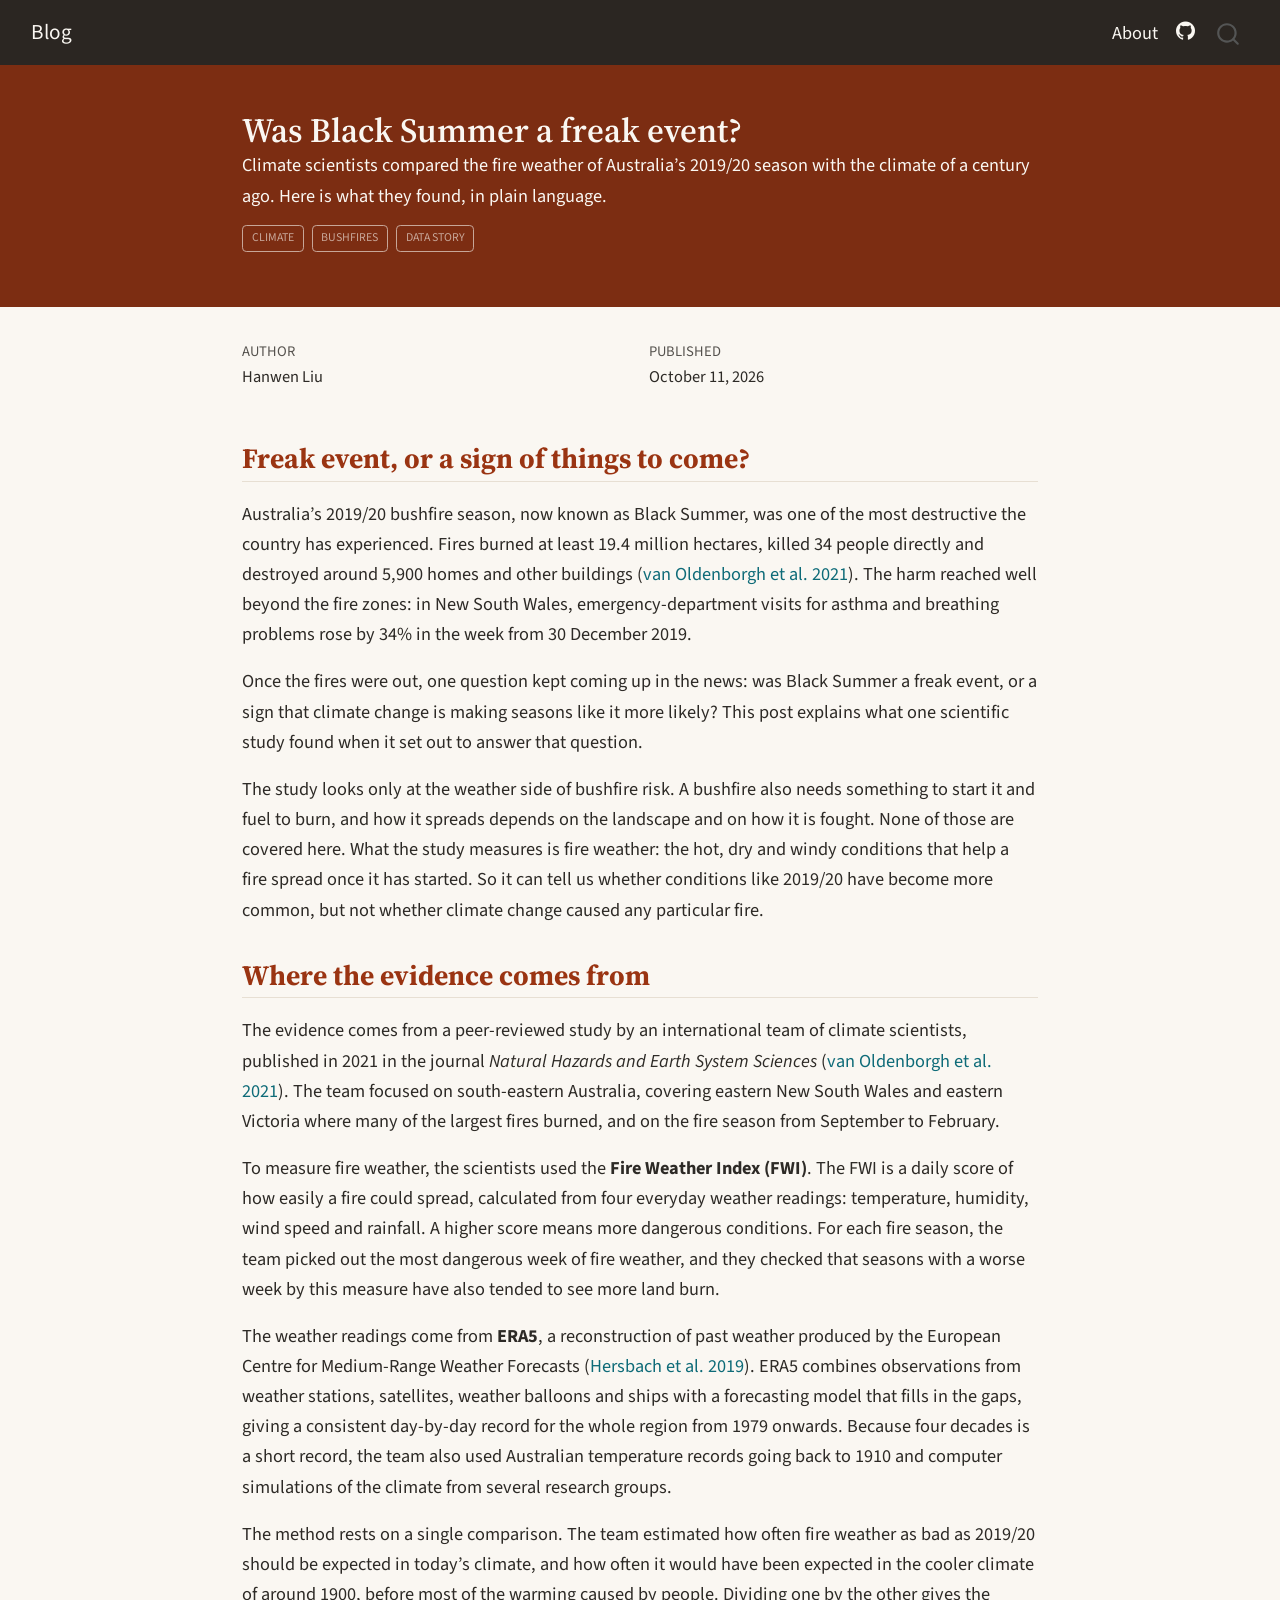
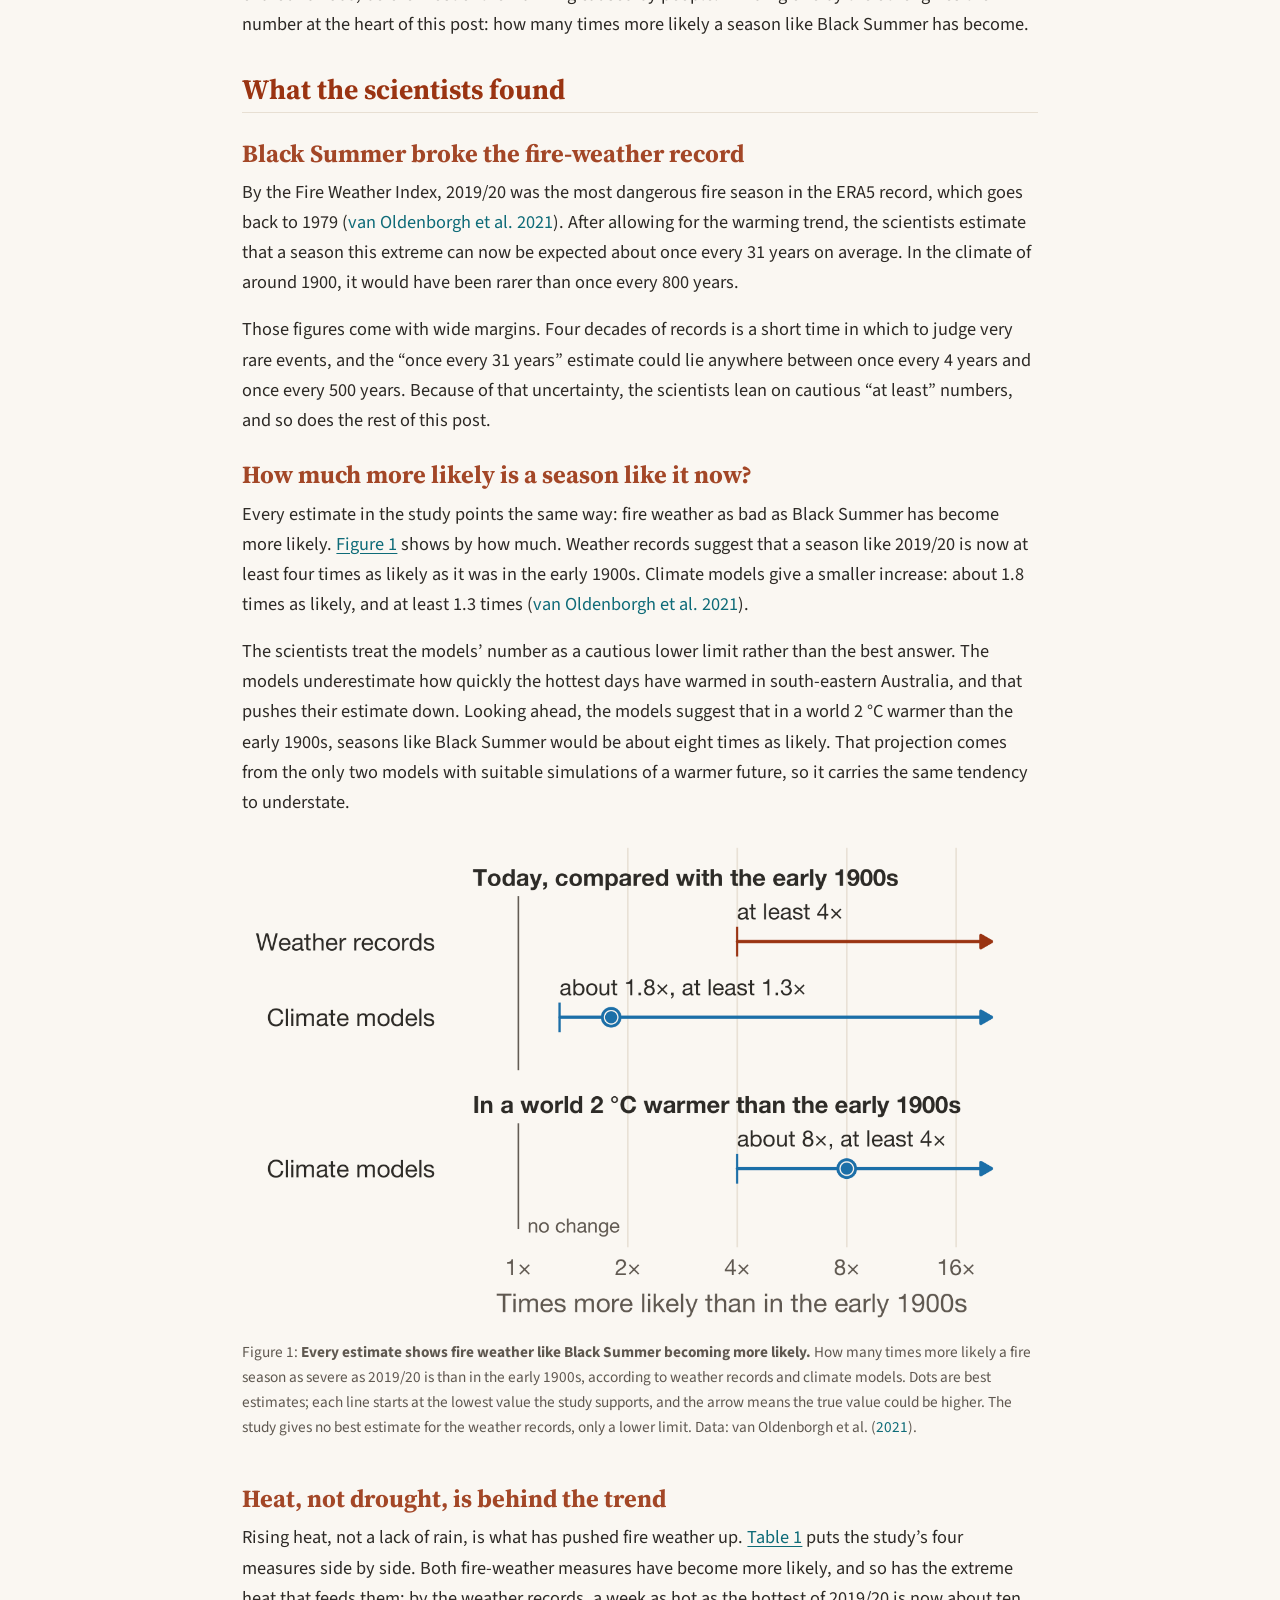
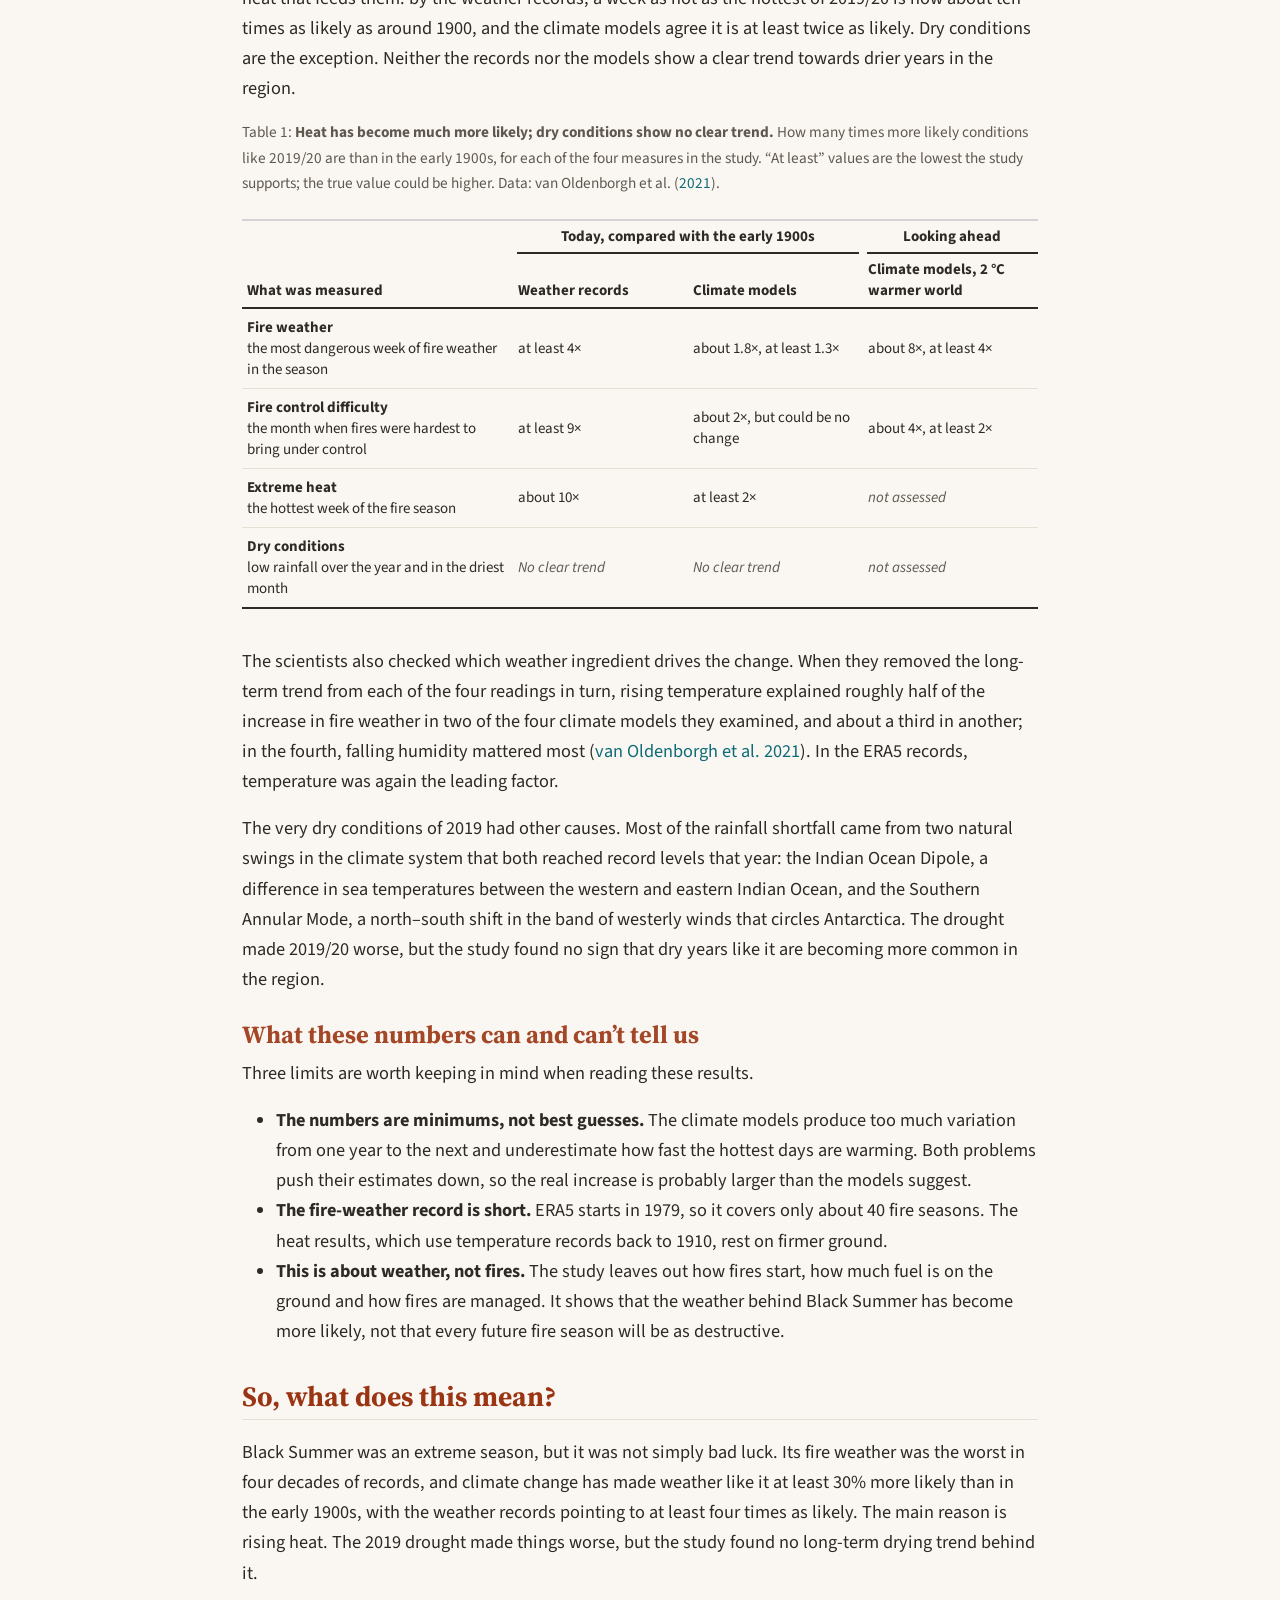
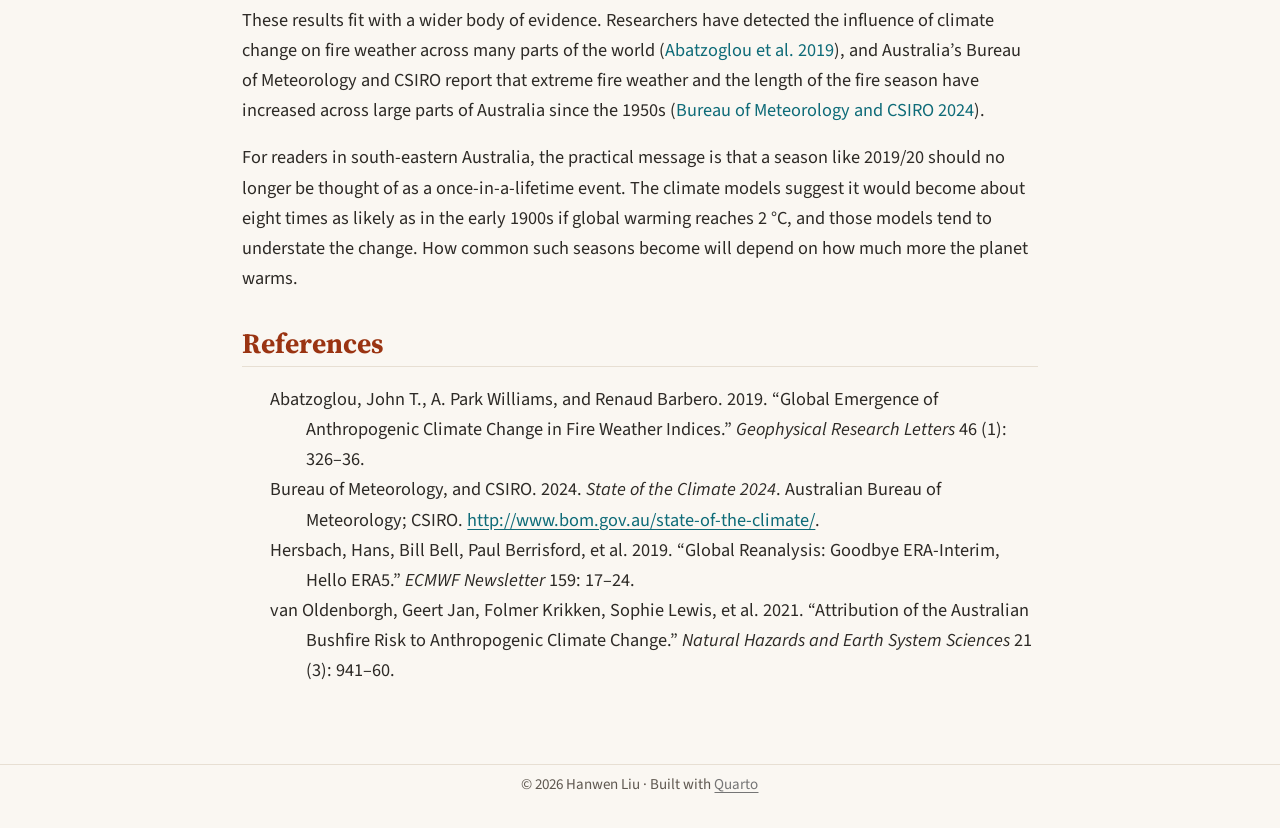
<file: docs/posts/black-summer-fire-weather/index.html>
<!DOCTYPE html>
<html xmlns="http://www.w3.org/1999/xhtml" lang="en" xml:lang="en"><head>

<meta charset="utf-8">
<meta name="generator" content="quarto-1.9.31">

<meta name="viewport" content="width=device-width, initial-scale=1.0, user-scalable=yes">

<meta name="author" content="Hanwen Liu">
<meta name="dcterms.date" content="2026-10-11">
<meta name="description" content="Climate scientists compared the fire weather of Australia’s 2019/20 season with the climate of a century ago. Here is what they found, in plain language.">

<title>Was Black Summer a freak event? – Blog</title>
<style>
/* Default styles provided by pandoc.
** See https://pandoc.org/MANUAL.html#variables-for-html for config info.
*/
code{white-space: pre-wrap;}
span.smallcaps{font-variant: small-caps;}
div.columns{display: flex; gap: min(4vw, 1.5em);}
div.column{flex: auto; overflow-x: auto;}
div.hanging-indent{margin-left: 1.5em; text-indent: -1.5em;}
ul.task-list{list-style: none;}
ul.task-list li input[type="checkbox"] {
  width: 0.8em;
  margin: 0 0.8em 0.2em -1em; /* quarto-specific, see https://github.com/quarto-dev/quarto-cli/issues/4556 */ 
  vertical-align: middle;
}
/* CSS for citations */
div.csl-bib-body { }
div.csl-entry {
  clear: both;
}
.hanging-indent div.csl-entry {
  margin-left:2em;
  text-indent:-2em;
}
div.csl-left-margin {
  min-width:2em;
  float:left;
}
div.csl-right-inline {
  margin-left:2em;
  padding-left:1em;
}
div.csl-indent {
  margin-left: 2em;
}</style>


<script src="../../site_libs/quarto-nav/quarto-nav.js"></script>
<script src="../../site_libs/quarto-nav/headroom.min.js"></script>
<script src="../../site_libs/clipboard/clipboard.min.js"></script>
<script src="../../site_libs/quarto-search/autocomplete.umd.js"></script>
<script src="../../site_libs/quarto-search/fuse.min.js"></script>
<script src="../../site_libs/quarto-search/quarto-search.js"></script>
<meta name="quarto:offset" content="../../">
<script src="../../site_libs/quarto-html/quarto.js" type="module"></script>
<script src="../../site_libs/quarto-html/tabsets/tabsets.js" type="module"></script>
<script src="../../site_libs/quarto-html/popper.min.js"></script>
<script src="../../site_libs/quarto-html/tippy.umd.min.js"></script>
<script src="../../site_libs/quarto-html/anchor.min.js"></script>
<link href="../../site_libs/quarto-html/tippy.css" rel="stylesheet">
<link href="../../site_libs/quarto-html/quarto-syntax-highlighting-7c69b197886ae2a34062761d21e44731.css" rel="stylesheet" id="quarto-text-highlighting-styles">
<script src="../../site_libs/bootstrap/bootstrap.min.js"></script>
<link href="../../site_libs/bootstrap/bootstrap-icons.css" rel="stylesheet">
<link href="../../site_libs/bootstrap/bootstrap-158031087360bce0ff56dc785ce39e06.min.css" rel="stylesheet" append-hash="true" id="quarto-bootstrap" data-mode="light">
<script id="quarto-search-options" type="application/json">{
  "location": "navbar",
  "copy-button": false,
  "collapse-after": 3,
  "panel-placement": "end",
  "type": "overlay",
  "limit": 50,
  "keyboard-shortcut": [
    "f",
    "/",
    "s"
  ],
  "show-item-context": false,
  "language": {
    "search-no-results-text": "No results",
    "search-matching-documents-text": "matching documents",
    "search-copy-link-title": "Copy link to search",
    "search-hide-matches-text": "Hide additional matches",
    "search-more-match-text": "more match in this document",
    "search-more-matches-text": "more matches in this document",
    "search-clear-button-title": "Clear",
    "search-text-placeholder": "",
    "search-detached-cancel-button-title": "Cancel",
    "search-submit-button-title": "Submit",
    "search-label": "Search"
  }
}</script>


<link rel="stylesheet" href="../../styles.css">
</head>

<body class="nav-fixed fullcontent quarto-light">

<div id="quarto-search-results"></div>
  <header id="quarto-header" class="headroom fixed-top quarto-banner">
    <nav class="navbar navbar-expand-lg " data-bs-theme="dark">
      <div class="navbar-container container-fluid">
      <div class="navbar-brand-container mx-auto">
    <a class="navbar-brand" href="../../index.html">
    <span class="navbar-title">Blog</span>
    </a>
  </div>
            <div id="quarto-search" class="" title="Search"></div>
          <button class="navbar-toggler" type="button" data-bs-toggle="collapse" data-bs-target="#navbarCollapse" aria-controls="navbarCollapse" role="menu" aria-expanded="false" aria-label="Toggle navigation" onclick="if (window.quartoToggleHeadroom) { window.quartoToggleHeadroom(); }">
  <span class="navbar-toggler-icon"></span>
</button>
          <div class="collapse navbar-collapse" id="navbarCollapse">
            <ul class="navbar-nav navbar-nav-scroll ms-auto">
  <li class="nav-item">
    <a class="nav-link" href="../../about.html"> 
<span class="menu-text">About</span></a>
  </li>  
  <li class="nav-item compact">
    <a class="nav-link" href="https://github.com/Hanwen-L"> <i class="bi bi-github" role="img">
</i> 
<span class="menu-text"></span></a>
  </li>  
</ul>
          </div> <!-- /navcollapse -->
            <div class="quarto-navbar-tools">
</div>
      </div> <!-- /container-fluid -->
    </nav>
</header>
<!-- content -->
<header id="title-block-header" class="quarto-title-block default page-columns page-full">
  <div class="quarto-title-banner page-columns page-full">
    <div class="quarto-title column-body">
      <h1 class="title">Was Black Summer a freak event?</h1>
                  <div>
        <div class="description">
          Climate scientists compared the fire weather of Australia’s 2019/20 season with the climate of a century ago. Here is what they found, in plain language.
        </div>
      </div>
                          <div class="quarto-categories">
                <div class="quarto-category">climate</div>
                <div class="quarto-category">bushfires</div>
                <div class="quarto-category">data story</div>
              </div>
                  </div>
  </div>
    
  
  <div class="quarto-title-meta">

      <div>
      <div class="quarto-title-meta-heading">Author</div>
      <div class="quarto-title-meta-contents">
               <p>Hanwen Liu </p>
            </div>
    </div>
      
      <div>
      <div class="quarto-title-meta-heading">Published</div>
      <div class="quarto-title-meta-contents">
        <p class="date">October 11, 2026</p>
      </div>
    </div>
    
      
    </div>
    
  
  </header><div id="quarto-content" class="quarto-container page-columns page-rows-contents page-layout-article page-navbar">
<!-- sidebar -->
<!-- margin-sidebar -->
    
<!-- main -->
<main class="content quarto-banner-title-block" id="quarto-document-content">





<section id="freak-event-or-a-sign-of-things-to-come" class="level2">
<h2 class="anchored" data-anchor-id="freak-event-or-a-sign-of-things-to-come">Freak event, or a sign of things to come?</h2>
<p>Australia’s 2019/20 bushfire season, now known as Black Summer, was one of the most destructive the country has experienced. Fires burned at least 19.4 million hectares, killed 34 people directly and destroyed around 5,900 homes and other buildings <span class="citation" data-cites="vanoldenborgh2021">(<a href="#ref-vanoldenborgh2021" role="doc-biblioref"><span class="nocase">van Oldenborgh et al.</span> 2021</a>)</span>. The harm reached well beyond the fire zones: in New South Wales, emergency-department visits for asthma and breathing problems rose by 34% in the week from 30 December 2019.</p>
<p>Once the fires were out, one question kept coming up in the news: was Black Summer a freak event, or a sign that climate change is making seasons like it more likely? This post explains what one scientific study found when it set out to answer that question.</p>
<p>The study looks only at the weather side of bushfire risk. A bushfire also needs something to start it and fuel to burn, and how it spreads depends on the landscape and on how it is fought. None of those are covered here. What the study measures is fire weather: the hot, dry and windy conditions that help a fire spread once it has started. So it can tell us whether conditions like 2019/20 have become more common, but not whether climate change caused any particular fire.</p>
</section>
<section id="where-the-evidence-comes-from" class="level2">
<h2 class="anchored" data-anchor-id="where-the-evidence-comes-from">Where the evidence comes from</h2>
<p>The evidence comes from a peer-reviewed study by an international team of climate scientists, published in 2021 in the journal <em>Natural Hazards and Earth System Sciences</em> <span class="citation" data-cites="vanoldenborgh2021">(<a href="#ref-vanoldenborgh2021" role="doc-biblioref"><span class="nocase">van Oldenborgh et al.</span> 2021</a>)</span>. The team focused on south-eastern Australia, covering eastern New South Wales and eastern Victoria where many of the largest fires burned, and on the fire season from September to February.</p>
<p>To measure fire weather, the scientists used the <strong>Fire Weather Index (FWI)</strong>. The FWI is a daily score of how easily a fire could spread, calculated from four everyday weather readings: temperature, humidity, wind speed and rainfall. A higher score means more dangerous conditions. For each fire season, the team picked out the most dangerous week of fire weather, and they checked that seasons with a worse week by this measure have also tended to see more land burn.</p>
<p>The weather readings come from <strong>ERA5</strong>, a reconstruction of past weather produced by the European Centre for Medium-Range Weather Forecasts <span class="citation" data-cites="hersbach2019">(<a href="#ref-hersbach2019" role="doc-biblioref">Hersbach et al. 2019</a>)</span>. ERA5 combines observations from weather stations, satellites, weather balloons and ships with a forecasting model that fills in the gaps, giving a consistent day-by-day record for the whole region from 1979 onwards. Because four decades is a short record, the team also used Australian temperature records going back to 1910 and computer simulations of the climate from several research groups.</p>
<p>The method rests on a single comparison. The team estimated how often fire weather as bad as 2019/20 should be expected in today’s climate, and how often it would have been expected in the cooler climate of around 1900, before most of the warming caused by people. Dividing one by the other gives the number at the heart of this post: how many times more likely a season like Black Summer has become.</p>
</section>
<section id="what-the-scientists-found" class="level2">
<h2 class="anchored" data-anchor-id="what-the-scientists-found">What the scientists found</h2>
<section id="black-summer-broke-the-fire-weather-record" class="level3">
<h3 class="anchored" data-anchor-id="black-summer-broke-the-fire-weather-record">Black Summer broke the fire-weather record</h3>
<p>By the Fire Weather Index, 2019/20 was the most dangerous fire season in the ERA5 record, which goes back to 1979 <span class="citation" data-cites="vanoldenborgh2021">(<a href="#ref-vanoldenborgh2021" role="doc-biblioref"><span class="nocase">van Oldenborgh et al.</span> 2021</a>)</span>. After allowing for the warming trend, the scientists estimate that a season this extreme can now be expected about once every 31 years on average. In the climate of around 1900, it would have been rarer than once every 800 years.</p>
<p>Those figures come with wide margins. Four decades of records is a short time in which to judge very rare events, and the “once every 31 years” estimate could lie anywhere between once every 4 years and once every 500 years. Because of that uncertainty, the scientists lean on cautious “at least” numbers, and so does the rest of this post.</p>
</section>
<section id="how-much-more-likely-is-a-season-like-it-now" class="level3">
<h3 class="anchored" data-anchor-id="how-much-more-likely-is-a-season-like-it-now">How much more likely is a season like it now?</h3>
<p>Every estimate in the study points the same way: fire weather as bad as Black Summer has become more likely. <a href="#fig-likelihood" class="quarto-xref">Figure&nbsp;1</a> shows by how much. Weather records suggest that a season like 2019/20 is now at least four times as likely as it was in the early 1900s. Climate models give a smaller increase: about 1.8 times as likely, and at least 1.3 times <span class="citation" data-cites="vanoldenborgh2021">(<a href="#ref-vanoldenborgh2021" role="doc-biblioref"><span class="nocase">van Oldenborgh et al.</span> 2021</a>)</span>.</p>
<p>The scientists treat the models’ number as a cautious lower limit rather than the best answer. The models underestimate how quickly the hottest days have warmed in south-eastern Australia, and that pushes their estimate down. Looking ahead, the models suggest that in a world 2 °C warmer than the early 1900s, seasons like Black Summer would be about eight times as likely. That projection comes from the only two models with suitable simulations of a warmer future, so it carries the same tendency to understate.</p>
<div class="cell">
<div class="cell-output-display">
<div id="fig-likelihood" class="quarto-float quarto-figure quarto-figure-center anchored" alt="Chart of how many times more likely Black Summer fire weather has become, on a scale from 1 (no change) to 16 times. Today, weather records show at least 4 times; climate models show about 1.8 times, at least 1.3 times. In a world 2 degrees warmer, climate models show about 8 times, at least 4 times. All estimates sit to the right of 'no change'.">
<figure class="quarto-float quarto-float-fig figure">
<div aria-describedby="fig-likelihood-caption-0ceaefa1-69ba-4598-a22c-09a6ac19f8ca">
<img src="index_files/figure-html/fig-likelihood-1.png" class="img-fluid figure-img" style="width:100.0%" alt="Chart of how many times more likely Black Summer fire weather has become, on a scale from 1 (no change) to 16 times. Today, weather records show at least 4 times; climate models show about 1.8 times, at least 1.3 times. In a world 2 degrees warmer, climate models show about 8 times, at least 4 times. All estimates sit to the right of 'no change'.">
</div>
<figcaption class="quarto-float-caption-bottom quarto-float-caption quarto-float-fig" id="fig-likelihood-caption-0ceaefa1-69ba-4598-a22c-09a6ac19f8ca">
Figure&nbsp;1: <strong>Every estimate shows fire weather like Black Summer becoming more likely.</strong> How many times more likely a fire season as severe as 2019/20 is than in the early 1900s, according to weather records and climate models. Dots are best estimates; each line starts at the lowest value the study supports, and the arrow means the true value could be higher. The study gives no best estimate for the weather records, only a lower limit. Data: <span class="citation" data-cites="vanoldenborgh2021"><span class="nocase">van Oldenborgh et al.</span> (<a href="#ref-vanoldenborgh2021" role="doc-biblioref">2021</a>)</span>.
</figcaption>
</figure>
</div>
</div>
</div>
</section>
<section id="heat-not-drought-is-behind-the-trend" class="level3">
<h3 class="anchored" data-anchor-id="heat-not-drought-is-behind-the-trend">Heat, not drought, is behind the trend</h3>
<p>Rising heat, not a lack of rain, is what has pushed fire weather up. <a href="#tbl-indicators" class="quarto-xref">Table&nbsp;1</a> puts the study’s four measures side by side. Both fire-weather measures have become more likely, and so has the extreme heat that feeds them: by the weather records, a week as hot as the hottest of 2019/20 is now about ten times as likely as around 1900, and the climate models agree it is at least twice as likely. Dry conditions are the exception. Neither the records nor the models show a clear trend towards drier years in the region.</p>
<div class="cell">
<div id="tbl-indicators" class="cell quarto-float quarto-figure quarto-figure-center anchored">
<figure class="quarto-float quarto-float-tbl figure">
<figcaption class="quarto-float-caption-top quarto-float-caption quarto-float-tbl" id="tbl-indicators-caption-0ceaefa1-69ba-4598-a22c-09a6ac19f8ca">
Table&nbsp;1: <strong>Heat has become much more likely; dry conditions show no clear trend.</strong> How many times more likely conditions like 2019/20 are than in the early 1900s, for each of the four measures in the study. “At least” values are the lowest the study supports; the true value could be higher. Data: <span class="citation" data-cites="vanoldenborgh2021"><span class="nocase">van Oldenborgh et al.</span> (<a href="#ref-vanoldenborgh2021" role="doc-biblioref">2021</a>)</span>.
</figcaption>
<div aria-describedby="tbl-indicators-caption-0ceaefa1-69ba-4598-a22c-09a6ac19f8ca">
<div class="cell-output-display">
<div id="wphowrwtdh" style="padding-left:0px;padding-right:0px;padding-top:10px;padding-bottom:10px;overflow-x:auto;overflow-y:auto;width:auto;height:auto;">
<style>#wphowrwtdh table {
  font-family: 'Source Sans 3', 'Helvetica Neue', Arial, sans-serif;
  -webkit-font-smoothing: antialiased;
  -moz-osx-font-smoothing: grayscale;
}

#wphowrwtdh thead, #wphowrwtdh tbody, #wphowrwtdh tfoot, #wphowrwtdh tr, #wphowrwtdh td, #wphowrwtdh th {
  border-style: none;
}

#wphowrwtdh p {
  margin: 0;
  padding: 0;
}

#wphowrwtdh .gt_table {
  display: table;
  border-collapse: collapse;
  line-height: normal;
  margin-left: auto;
  margin-right: auto;
  color: #2D2A26;
  font-size: 15px;
  font-weight: normal;
  font-style: normal;
  background-color: #FAF7F2;
  width: 100%;
  border-top-style: solid;
  border-top-width: 2px;
  border-top-color: rgba(255, 255, 255, 0);
  border-right-style: none;
  border-right-width: 2px;
  border-right-color: #D3D3D3;
  border-bottom-style: solid;
  border-bottom-width: 2px;
  border-bottom-color: #A8A8A8;
  border-left-style: none;
  border-left-width: 2px;
  border-left-color: #D3D3D3;
}

#wphowrwtdh .gt_caption {
  padding-top: 4px;
  padding-bottom: 4px;
}

#wphowrwtdh .gt_title {
  color: #2D2A26;
  font-size: 125%;
  font-weight: initial;
  padding-top: 4px;
  padding-bottom: 4px;
  padding-left: 5px;
  padding-right: 5px;
  border-bottom-color: #FAF7F2;
  border-bottom-width: 0;
}

#wphowrwtdh .gt_subtitle {
  color: #2D2A26;
  font-size: 85%;
  font-weight: initial;
  padding-top: 3px;
  padding-bottom: 5px;
  padding-left: 5px;
  padding-right: 5px;
  border-top-color: #FAF7F2;
  border-top-width: 0;
}

#wphowrwtdh .gt_heading {
  background-color: #FAF7F2;
  text-align: center;
  border-bottom-color: #FAF7F2;
  border-left-style: none;
  border-left-width: 1px;
  border-left-color: #D3D3D3;
  border-right-style: none;
  border-right-width: 1px;
  border-right-color: #D3D3D3;
}

#wphowrwtdh .gt_bottom_border {
  border-bottom-style: solid;
  border-bottom-width: 2px;
  border-bottom-color: #D3D3D3;
}

#wphowrwtdh .gt_col_headings {
  border-top-style: solid;
  border-top-width: 2px;
  border-top-color: #D3D3D3;
  border-bottom-style: solid;
  border-bottom-width: 2px;
  border-bottom-color: #2D2A26;
  border-left-style: none;
  border-left-width: 1px;
  border-left-color: #D3D3D3;
  border-right-style: none;
  border-right-width: 1px;
  border-right-color: #D3D3D3;
}

#wphowrwtdh .gt_col_heading {
  color: #2D2A26;
  background-color: #FAF7F2;
  font-size: 100%;
  font-weight: bold;
  text-transform: inherit;
  border-left-style: none;
  border-left-width: 1px;
  border-left-color: #D3D3D3;
  border-right-style: none;
  border-right-width: 1px;
  border-right-color: #D3D3D3;
  vertical-align: bottom;
  padding-top: 5px;
  padding-bottom: 6px;
  padding-left: 5px;
  padding-right: 5px;
  overflow-x: hidden;
}

#wphowrwtdh .gt_column_spanner_outer {
  color: #2D2A26;
  background-color: #FAF7F2;
  font-size: 100%;
  font-weight: bold;
  text-transform: inherit;
  padding-top: 0;
  padding-bottom: 0;
  padding-left: 4px;
  padding-right: 4px;
}

#wphowrwtdh .gt_column_spanner_outer:first-child {
  padding-left: 0;
}

#wphowrwtdh .gt_column_spanner_outer:last-child {
  padding-right: 0;
}

#wphowrwtdh .gt_column_spanner {
  border-bottom-style: solid;
  border-bottom-width: 2px;
  border-bottom-color: #2D2A26;
  vertical-align: bottom;
  padding-top: 5px;
  padding-bottom: 5px;
  overflow-x: hidden;
  display: inline-block;
  width: 100%;
}

#wphowrwtdh .gt_spanner_row {
  border-bottom-style: hidden;
}

#wphowrwtdh .gt_group_heading {
  padding-top: 8px;
  padding-bottom: 8px;
  padding-left: 5px;
  padding-right: 5px;
  color: #2D2A26;
  background-color: #FAF7F2;
  font-size: 100%;
  font-weight: initial;
  text-transform: inherit;
  border-top-style: solid;
  border-top-width: 2px;
  border-top-color: #D3D3D3;
  border-bottom-style: solid;
  border-bottom-width: 2px;
  border-bottom-color: #D3D3D3;
  border-left-style: none;
  border-left-width: 1px;
  border-left-color: #D3D3D3;
  border-right-style: none;
  border-right-width: 1px;
  border-right-color: #D3D3D3;
  vertical-align: middle;
  text-align: left;
}

#wphowrwtdh .gt_empty_group_heading {
  padding: 0.5px;
  color: #2D2A26;
  background-color: #FAF7F2;
  font-size: 100%;
  font-weight: initial;
  border-top-style: solid;
  border-top-width: 2px;
  border-top-color: #D3D3D3;
  border-bottom-style: solid;
  border-bottom-width: 2px;
  border-bottom-color: #D3D3D3;
  vertical-align: middle;
}

#wphowrwtdh .gt_from_md > :first-child {
  margin-top: 0;
}

#wphowrwtdh .gt_from_md > :last-child {
  margin-bottom: 0;
}

#wphowrwtdh .gt_row {
  padding-top: 8px;
  padding-bottom: 8px;
  padding-left: 5px;
  padding-right: 5px;
  margin: 10px;
  border-top-style: solid;
  border-top-width: 1px;
  border-top-color: #E7DFD3;
  border-left-style: none;
  border-left-width: 1px;
  border-left-color: #D3D3D3;
  border-right-style: none;
  border-right-width: 1px;
  border-right-color: #D3D3D3;
  vertical-align: middle;
  overflow-x: hidden;
}

#wphowrwtdh .gt_stub {
  color: #2D2A26;
  background-color: #FAF7F2;
  font-size: 100%;
  font-weight: initial;
  text-transform: inherit;
  border-right-style: solid;
  border-right-width: 2px;
  border-right-color: #D3D3D3;
  padding-left: 5px;
  padding-right: 5px;
}

#wphowrwtdh .gt_stub_row_group {
  color: #2D2A26;
  background-color: #FAF7F2;
  font-size: 100%;
  font-weight: initial;
  text-transform: inherit;
  border-right-style: solid;
  border-right-width: 2px;
  border-right-color: #D3D3D3;
  padding-left: 5px;
  padding-right: 5px;
  vertical-align: top;
}

#wphowrwtdh .gt_row_group_first td {
  border-top-width: 2px;
}

#wphowrwtdh .gt_row_group_first th {
  border-top-width: 2px;
}

#wphowrwtdh .gt_summary_row {
  color: #2D2A26;
  background-color: #FAF7F2;
  text-transform: inherit;
  padding-top: 8px;
  padding-bottom: 8px;
  padding-left: 5px;
  padding-right: 5px;
}

#wphowrwtdh .gt_first_summary_row {
  border-top-style: solid;
  border-top-color: #D3D3D3;
}

#wphowrwtdh .gt_first_summary_row.thick {
  border-top-width: 2px;
}

#wphowrwtdh .gt_last_summary_row {
  padding-top: 8px;
  padding-bottom: 8px;
  padding-left: 5px;
  padding-right: 5px;
  border-bottom-style: solid;
  border-bottom-width: 2px;
  border-bottom-color: #D3D3D3;
}

#wphowrwtdh .gt_grand_summary_row {
  color: #2D2A26;
  background-color: #FAF7F2;
  text-transform: inherit;
  padding-top: 8px;
  padding-bottom: 8px;
  padding-left: 5px;
  padding-right: 5px;
}

#wphowrwtdh .gt_first_grand_summary_row {
  padding-top: 8px;
  padding-bottom: 8px;
  padding-left: 5px;
  padding-right: 5px;
  border-top-style: double;
  border-top-width: 6px;
  border-top-color: #D3D3D3;
}

#wphowrwtdh .gt_last_grand_summary_row_top {
  padding-top: 8px;
  padding-bottom: 8px;
  padding-left: 5px;
  padding-right: 5px;
  border-bottom-style: double;
  border-bottom-width: 6px;
  border-bottom-color: #D3D3D3;
}

#wphowrwtdh .gt_striped {
  background-color: rgba(128, 128, 128, 0.05);
}

#wphowrwtdh .gt_table_body {
  border-top-style: solid;
  border-top-width: 2px;
  border-top-color: #D3D3D3;
  border-bottom-style: solid;
  border-bottom-width: 2px;
  border-bottom-color: #2D2A26;
}

#wphowrwtdh .gt_footnotes {
  color: #2D2A26;
  background-color: #FAF7F2;
  border-bottom-style: none;
  border-bottom-width: 2px;
  border-bottom-color: #D3D3D3;
  border-left-style: none;
  border-left-width: 2px;
  border-left-color: #D3D3D3;
  border-right-style: none;
  border-right-width: 2px;
  border-right-color: #D3D3D3;
}

#wphowrwtdh .gt_footnote {
  margin: 0px;
  font-size: 90%;
  padding-top: 4px;
  padding-bottom: 4px;
  padding-left: 5px;
  padding-right: 5px;
}

#wphowrwtdh .gt_sourcenotes {
  color: #2D2A26;
  background-color: #FAF7F2;
  border-bottom-style: none;
  border-bottom-width: 2px;
  border-bottom-color: #D3D3D3;
  border-left-style: none;
  border-left-width: 2px;
  border-left-color: #D3D3D3;
  border-right-style: none;
  border-right-width: 2px;
  border-right-color: #D3D3D3;
}

#wphowrwtdh .gt_sourcenote {
  font-size: 90%;
  padding-top: 4px;
  padding-bottom: 4px;
  padding-left: 5px;
  padding-right: 5px;
}

#wphowrwtdh .gt_left {
  text-align: left;
}

#wphowrwtdh .gt_center {
  text-align: center;
}

#wphowrwtdh .gt_right {
  text-align: right;
  font-variant-numeric: tabular-nums;
}

#wphowrwtdh .gt_font_normal {
  font-weight: normal;
}

#wphowrwtdh .gt_font_bold {
  font-weight: bold;
}

#wphowrwtdh .gt_font_italic {
  font-style: italic;
}

#wphowrwtdh .gt_super {
  font-size: 65%;
}

#wphowrwtdh .gt_footnote_marks {
  font-size: 75%;
  vertical-align: 0.4em;
  position: initial;
}

#wphowrwtdh .gt_asterisk {
  font-size: 100%;
  vertical-align: 0;
}

#wphowrwtdh .gt_indent_1 {
  text-indent: 5px;
}

#wphowrwtdh .gt_indent_2 {
  text-indent: 10px;
}

#wphowrwtdh .gt_indent_3 {
  text-indent: 15px;
}

#wphowrwtdh .gt_indent_4 {
  text-indent: 20px;
}

#wphowrwtdh .gt_indent_5 {
  text-indent: 25px;
}

#wphowrwtdh .katex-display {
  display: inline-flex !important;
  margin-bottom: 0.75em !important;
}

#wphowrwtdh div.Reactable > div.rt-table > div.rt-thead > div.rt-tr.rt-tr-group-header > div.rt-th-group:after {
  height: 0px !important;
}
</style>
<table class="gt_table" style="table-layout:fixed;width:100%;" data-quarto-disable-processing="true" data-quarto-bootstrap="false">
  <colgroup>
    <col style="width:34%;">
    <col style="width:22%;">
    <col style="width:22%;">
    <col style="width:22%;">
  </colgroup>
  <thead>
    <tr class="gt_col_headings gt_spanner_row">
      <th class="gt_col_heading gt_columns_bottom_border gt_left" rowspan="2" colspan="1" scope="col" id="measure">What was measured</th>
      <th class="gt_center gt_columns_top_border gt_column_spanner_outer" rowspan="1" colspan="2" style="font-weight: bold;" scope="colgroup" id="Today, compared with the early 1900s">
        <div class="gt_column_spanner">Today, compared with the early 1900s</div>
      </th>
      <th class="gt_center gt_columns_top_border gt_column_spanner_outer" rowspan="1" colspan="1" style="font-weight: bold;" scope="col" id="Looking ahead">
        <div class="gt_column_spanner">Looking ahead</div>
      </th>
    </tr>
    <tr class="gt_col_headings">
      <th class="gt_col_heading gt_columns_bottom_border gt_left" rowspan="1" colspan="1" scope="col" id="records">Weather records</th>
      <th class="gt_col_heading gt_columns_bottom_border gt_left" rowspan="1" colspan="1" scope="col" id="models">Climate models</th>
      <th class="gt_col_heading gt_columns_bottom_border gt_left" rowspan="1" colspan="1" scope="col" id="future">Climate models, 2 °C warmer world</th>
    </tr>
  </thead>
  <tbody class="gt_table_body">
    <tr><td headers="measure" class="gt_row gt_left"><span data-qmd-base64="KipGaXJlIHdlYXRoZXIqKjxicj50aGUgbW9zdCBkYW5nZXJvdXMgd2VlayBvZiBmaXJlIHdlYXRoZXIgaW4gdGhlIHNlYXNvbg=="><span class="gt_from_md"><strong>Fire weather</strong><br>the most dangerous week of fire weather in the season</span></span></td>
<td headers="records" class="gt_row gt_left">at least 4×</td>
<td headers="models" class="gt_row gt_left">about 1.8×, at least 1.3×</td>
<td headers="future" class="gt_row gt_left">about 8×, at least 4×</td></tr>
    <tr><td headers="measure" class="gt_row gt_left"><span data-qmd-base64="KipGaXJlIGNvbnRyb2wgZGlmZmljdWx0eSoqPGJyPnRoZSBtb250aCB3aGVuIGZpcmVzIHdlcmUgaGFyZGVzdCB0byBicmluZyB1bmRlciBjb250cm9s"><span class="gt_from_md"><strong>Fire control difficulty</strong><br>the month when fires were hardest to bring under control</span></span></td>
<td headers="records" class="gt_row gt_left">at least 9×</td>
<td headers="models" class="gt_row gt_left">about 2×, but could be no change</td>
<td headers="future" class="gt_row gt_left">about 4×, at least 2×</td></tr>
    <tr><td headers="measure" class="gt_row gt_left"><span data-qmd-base64="KipFeHRyZW1lIGhlYXQqKjxicj50aGUgaG90dGVzdCB3ZWVrIG9mIHRoZSBmaXJlIHNlYXNvbg=="><span class="gt_from_md"><strong>Extreme heat</strong><br>the hottest week of the fire season</span></span></td>
<td headers="records" class="gt_row gt_left">about 10×</td>
<td headers="models" class="gt_row gt_left">at least 2×</td>
<td headers="future" class="gt_row gt_left" style="color: #5F5850; font-style: italic;">not assessed</td></tr>
    <tr><td headers="measure" class="gt_row gt_left"><span data-qmd-base64="KipEcnkgY29uZGl0aW9ucyoqPGJyPmxvdyByYWluZmFsbCBvdmVyIHRoZSB5ZWFyIGFuZCBpbiB0aGUgZHJpZXN0IG1vbnRo"><span class="gt_from_md"><strong>Dry conditions</strong><br>low rainfall over the year and in the driest month</span></span></td>
<td headers="records" class="gt_row gt_left" style="color: #5F5850; font-style: italic;">No clear trend</td>
<td headers="models" class="gt_row gt_left" style="color: #5F5850; font-style: italic;">No clear trend</td>
<td headers="future" class="gt_row gt_left" style="color: #5F5850; font-style: italic;">not assessed</td></tr>
  </tbody>
  
</table>
</div>
</div>
</div>
</figure>
</div>
</div>
<p>The scientists also checked which weather ingredient drives the change. When they removed the long-term trend from each of the four readings in turn, rising temperature explained roughly half of the increase in fire weather in two of the four climate models they examined, and about a third in another; in the fourth, falling humidity mattered most <span class="citation" data-cites="vanoldenborgh2021">(<a href="#ref-vanoldenborgh2021" role="doc-biblioref"><span class="nocase">van Oldenborgh et al.</span> 2021</a>)</span>. In the ERA5 records, temperature was again the leading factor.</p>
<p>The very dry conditions of 2019 had other causes. Most of the rainfall shortfall came from two natural swings in the climate system that both reached record levels that year: the Indian Ocean Dipole, a difference in sea temperatures between the western and eastern Indian Ocean, and the Southern Annular Mode, a north–south shift in the band of westerly winds that circles Antarctica. The drought made 2019/20 worse, but the study found no sign that dry years like it are becoming more common in the region.</p>
</section>
<section id="what-these-numbers-can-and-cant-tell-us" class="level3">
<h3 class="anchored" data-anchor-id="what-these-numbers-can-and-cant-tell-us">What these numbers can and can’t tell us</h3>
<p>Three limits are worth keeping in mind when reading these results.</p>
<ul>
<li><strong>The numbers are minimums, not best guesses.</strong> The climate models produce too much variation from one year to the next and underestimate how fast the hottest days are warming. Both problems push their estimates down, so the real increase is probably larger than the models suggest.</li>
<li><strong>The fire-weather record is short.</strong> ERA5 starts in 1979, so it covers only about 40 fire seasons. The heat results, which use temperature records back to 1910, rest on firmer ground.</li>
<li><strong>This is about weather, not fires.</strong> The study leaves out how fires start, how much fuel is on the ground and how fires are managed. It shows that the weather behind Black Summer has become more likely, not that every future fire season will be as destructive.</li>
</ul>
</section>
</section>
<section id="so-what-does-this-mean" class="level2">
<h2 class="anchored" data-anchor-id="so-what-does-this-mean">So, what does this mean?</h2>
<p>Black Summer was an extreme season, but it was not simply bad luck. Its fire weather was the worst in four decades of records, and climate change has made weather like it at least 30% more likely than in the early 1900s, with the weather records pointing to at least four times as likely. The main reason is rising heat. The 2019 drought made things worse, but the study found no long-term drying trend behind it.</p>
<p>These results fit with a wider body of evidence. Researchers have detected the influence of climate change on fire weather across many parts of the world <span class="citation" data-cites="abatzoglou2019">(<a href="#ref-abatzoglou2019" role="doc-biblioref">Abatzoglou et al. 2019</a>)</span>, and Australia’s Bureau of Meteorology and CSIRO report that extreme fire weather and the length of the fire season have increased across large parts of Australia since the 1950s <span class="citation" data-cites="bomcsiro2024">(<a href="#ref-bomcsiro2024" role="doc-biblioref">Bureau of Meteorology and CSIRO 2024</a>)</span>.</p>
<p>For readers in south-eastern Australia, the practical message is that a season like 2019/20 should no longer be thought of as a once-in-a-lifetime event. The climate models suggest it would become about eight times as likely as in the early 1900s if global warming reaches 2 °C, and those models tend to understate the change. How common such seasons become will depend on how much more the planet warms.</p>
</section>
<section id="references" class="level2">
<h2 class="anchored" data-anchor-id="references">References</h2>
<div id="refs" class="references csl-bib-body hanging-indent" role="list">
<div id="ref-abatzoglou2019" class="csl-entry" role="listitem">
Abatzoglou, John T., A. Park Williams, and Renaud Barbero. 2019. <span>“Global Emergence of Anthropogenic Climate Change in Fire Weather Indices.”</span> <em>Geophysical Research Letters</em> 46 (1): 326–36.
</div>
<div id="ref-bomcsiro2024" class="csl-entry" role="listitem">
Bureau of Meteorology, and CSIRO. 2024. <em>State of the Climate 2024</em>. Australian Bureau of Meteorology; CSIRO. <a href="http://www.bom.gov.au/state-of-the-climate/">http://www.bom.gov.au/state-of-the-climate/</a>.
</div>
<div id="ref-hersbach2019" class="csl-entry" role="listitem">
Hersbach, Hans, Bill Bell, Paul Berrisford, et al. 2019. <span>“Global Reanalysis: Goodbye ERA-Interim, Hello ERA5.”</span> <em>ECMWF Newsletter</em> 159: 17–24.
</div>
<div id="ref-vanoldenborgh2021" class="csl-entry" role="listitem">
<span class="nocase">van Oldenborgh, Geert Jan, Folmer Krikken, Sophie Lewis, et al.</span> 2021. <span>“Attribution of the Australian Bushfire Risk to Anthropogenic Climate Change.”</span> <em>Natural Hazards and Earth System Sciences</em> 21 (3): 941–60.
</div>
</div>


</section>

</main> <!-- /main -->
<script id="quarto-html-after-body" type="application/javascript">
  window.document.addEventListener("DOMContentLoaded", function (event) {
    const icon = "";
    const anchorJS = new window.AnchorJS();
    anchorJS.options = {
      placement: 'right',
      icon: icon
    };
    anchorJS.add('.anchored');
    const isCodeAnnotation = (el) => {
      for (const clz of el.classList) {
        if (clz.startsWith('code-annotation-')) {                     
          return true;
        }
      }
      return false;
    }
    const onCopySuccess = function(e) {
      // button target
      const button = e.trigger;
      // don't keep focus
      button.blur();
      // flash "checked"
      button.classList.add('code-copy-button-checked');
      var currentTitle = button.getAttribute("title");
      button.setAttribute("title", "Copied!");
      let tooltip;
      if (window.bootstrap) {
        button.setAttribute("data-bs-toggle", "tooltip");
        button.setAttribute("data-bs-placement", "left");
        button.setAttribute("data-bs-title", "Copied!");
        tooltip = new bootstrap.Tooltip(button, 
          { trigger: "manual", 
            customClass: "code-copy-button-tooltip",
            offset: [0, -8]});
        tooltip.show();    
      }
      setTimeout(function() {
        if (tooltip) {
          tooltip.hide();
          button.removeAttribute("data-bs-title");
          button.removeAttribute("data-bs-toggle");
          button.removeAttribute("data-bs-placement");
        }
        button.setAttribute("title", currentTitle);
        button.classList.remove('code-copy-button-checked');
      }, 1000);
      // clear code selection
      e.clearSelection();
    }
    const getTextToCopy = function(trigger) {
      const outerScaffold = trigger.parentElement.cloneNode(true);
      const codeEl = outerScaffold.querySelector('code');
      for (const childEl of codeEl.children) {
        if (isCodeAnnotation(childEl)) {
          childEl.remove();
        }
      }
      return codeEl.innerText;
    }
    const clipboard = new window.ClipboardJS('.code-copy-button:not([data-in-quarto-modal])', {
      text: getTextToCopy
    });
    clipboard.on('success', onCopySuccess);
    if (window.document.getElementById('quarto-embedded-source-code-modal')) {
      const clipboardModal = new window.ClipboardJS('.code-copy-button[data-in-quarto-modal]', {
        text: getTextToCopy,
        container: window.document.getElementById('quarto-embedded-source-code-modal')
      });
      clipboardModal.on('success', onCopySuccess);
    }
      var localhostRegex = new RegExp(/^(?:http|https):\/\/localhost\:?[0-9]*\//);
      var mailtoRegex = new RegExp(/^mailto:/);
        var filterRegex = new RegExp("https:\/\/etc5523-2026\.github\.io\/etc5523-assignment-3-hanwen-l\/");
      var isInternal = (href) => {
          return filterRegex.test(href) || localhostRegex.test(href) || mailtoRegex.test(href);
      }
      // Inspect non-navigation links and adorn them if external
     var links = window.document.querySelectorAll('a[href]:not(.nav-link):not(.navbar-brand):not(.toc-action):not(.sidebar-link):not(.sidebar-item-toggle):not(.pagination-link):not(.no-external):not([aria-hidden]):not(.dropdown-item):not(.quarto-navigation-tool):not(.about-link)');
      for (var i=0; i<links.length; i++) {
        const link = links[i];
        if (!isInternal(link.href)) {
          // undo the damage that might have been done by quarto-nav.js in the case of
          // links that we want to consider external
          if (link.dataset.originalHref !== undefined) {
            link.href = link.dataset.originalHref;
          }
        }
      }
    function tippyHover(el, contentFn, onTriggerFn, onUntriggerFn) {
      const config = {
        allowHTML: true,
        maxWidth: 500,
        delay: 100,
        arrow: false,
        appendTo: function(el) {
            return el.parentElement;
        },
        interactive: true,
        interactiveBorder: 10,
        theme: 'quarto',
        placement: 'bottom-start',
      };
      if (contentFn) {
        config.content = contentFn;
      }
      if (onTriggerFn) {
        config.onTrigger = onTriggerFn;
      }
      if (onUntriggerFn) {
        config.onUntrigger = onUntriggerFn;
      }
      window.tippy(el, config); 
    }
    const noterefs = window.document.querySelectorAll('a[role="doc-noteref"]');
    for (var i=0; i<noterefs.length; i++) {
      const ref = noterefs[i];
      tippyHover(ref, function() {
        // use id or data attribute instead here
        let href = ref.getAttribute('data-footnote-href') || ref.getAttribute('href');
        try { href = new URL(href).hash; } catch {}
        const id = href.replace(/^#\/?/, "");
        const note = window.document.getElementById(id);
        if (note) {
          return note.innerHTML;
        } else {
          return "";
        }
      });
    }
    const xrefs = window.document.querySelectorAll('a.quarto-xref');
    const processXRef = (id, note) => {
      // Strip column container classes
      const stripColumnClz = (el) => {
        el.classList.remove("page-full", "page-columns");
        if (el.children) {
          for (const child of el.children) {
            stripColumnClz(child);
          }
        }
      }
      stripColumnClz(note)
      if (id === null || id.startsWith('sec-')) {
        // Special case sections, only their first couple elements
        const container = document.createElement("div");
        if (note.children && note.children.length > 2) {
          container.appendChild(note.children[0].cloneNode(true));
          for (let i = 1; i < note.children.length; i++) {
            const child = note.children[i];
            if (child.tagName === "P" && child.innerText === "") {
              continue;
            } else {
              container.appendChild(child.cloneNode(true));
              break;
            }
          }
          if (window.Quarto?.typesetMath) {
            window.Quarto.typesetMath(container);
          }
          return container.innerHTML
        } else {
          if (window.Quarto?.typesetMath) {
            window.Quarto.typesetMath(note);
          }
          return note.innerHTML;
        }
      } else {
        // Remove any anchor links if they are present
        const anchorLink = note.querySelector('a.anchorjs-link');
        if (anchorLink) {
          anchorLink.remove();
        }
        if (window.Quarto?.typesetMath) {
          window.Quarto.typesetMath(note);
        }
        if (note.classList.contains("callout")) {
          return note.outerHTML;
        } else {
          return note.innerHTML;
        }
      }
    }
    for (var i=0; i<xrefs.length; i++) {
      const xref = xrefs[i];
      tippyHover(xref, undefined, function(instance) {
        instance.disable();
        let url = xref.getAttribute('href');
        let hash = undefined; 
        if (url.startsWith('#')) {
          hash = url;
        } else {
          try { hash = new URL(url).hash; } catch {}
        }
        if (hash) {
          const id = hash.replace(/^#\/?/, "");
          const note = window.document.getElementById(id);
          if (note !== null) {
            try {
              const html = processXRef(id, note.cloneNode(true));
              instance.setContent(html);
            } finally {
              instance.enable();
              instance.show();
            }
          } else {
            // See if we can fetch this
            fetch(url.split('#')[0])
            .then(res => res.text())
            .then(html => {
              const parser = new DOMParser();
              const htmlDoc = parser.parseFromString(html, "text/html");
              const note = htmlDoc.getElementById(id);
              if (note !== null) {
                const html = processXRef(id, note);
                instance.setContent(html);
              } 
            }).finally(() => {
              instance.enable();
              instance.show();
            });
          }
        } else {
          // See if we can fetch a full url (with no hash to target)
          // This is a special case and we should probably do some content thinning / targeting
          fetch(url)
          .then(res => res.text())
          .then(html => {
            const parser = new DOMParser();
            const htmlDoc = parser.parseFromString(html, "text/html");
            const note = htmlDoc.querySelector('main.content');
            if (note !== null) {
              // This should only happen for chapter cross references
              // (since there is no id in the URL)
              // remove the first header
              if (note.children.length > 0 && note.children[0].tagName === "HEADER") {
                note.children[0].remove();
              }
              const html = processXRef(null, note);
              instance.setContent(html);
            } 
          }).finally(() => {
            instance.enable();
            instance.show();
          });
        }
      }, function(instance) {
      });
    }
        let selectedAnnoteEl;
        const selectorForAnnotation = ( cell, annotation) => {
          let cellAttr = 'data-code-cell="' + cell + '"';
          let lineAttr = 'data-code-annotation="' +  annotation + '"';
          const selector = 'span[' + cellAttr + '][' + lineAttr + ']';
          return selector;
        }
        const selectCodeLines = (annoteEl) => {
          const doc = window.document;
          const targetCell = annoteEl.getAttribute("data-target-cell");
          const targetAnnotation = annoteEl.getAttribute("data-target-annotation");
          const annoteSpan = window.document.querySelector(selectorForAnnotation(targetCell, targetAnnotation));
          const lines = annoteSpan.getAttribute("data-code-lines").split(",");
          const lineIds = lines.map((line) => {
            return targetCell + "-" + line;
          })
          let top = null;
          let height = null;
          let parent = null;
          if (lineIds.length > 0) {
              //compute the position of the single el (top and bottom and make a div)
              const el = window.document.getElementById(lineIds[0]);
              top = el.offsetTop;
              height = el.offsetHeight;
              parent = el.parentElement.parentElement;
            if (lineIds.length > 1) {
              const lastEl = window.document.getElementById(lineIds[lineIds.length - 1]);
              const bottom = lastEl.offsetTop + lastEl.offsetHeight;
              height = bottom - top;
            }
            if (top !== null && height !== null && parent !== null) {
              // cook up a div (if necessary) and position it 
              let div = window.document.getElementById("code-annotation-line-highlight");
              if (div === null) {
                div = window.document.createElement("div");
                div.setAttribute("id", "code-annotation-line-highlight");
                div.style.position = 'absolute';
                parent.appendChild(div);
              }
              div.style.top = top - 2 + "px";
              div.style.height = height + 4 + "px";
              div.style.left = 0;
              let gutterDiv = window.document.getElementById("code-annotation-line-highlight-gutter");
              if (gutterDiv === null) {
                gutterDiv = window.document.createElement("div");
                gutterDiv.setAttribute("id", "code-annotation-line-highlight-gutter");
                gutterDiv.style.position = 'absolute';
                const codeCell = window.document.getElementById(targetCell);
                const gutter = codeCell.querySelector('.code-annotation-gutter');
                gutter.appendChild(gutterDiv);
              }
              gutterDiv.style.top = top - 2 + "px";
              gutterDiv.style.height = height + 4 + "px";
            }
            selectedAnnoteEl = annoteEl;
          }
        };
        const unselectCodeLines = () => {
          const elementsIds = ["code-annotation-line-highlight", "code-annotation-line-highlight-gutter"];
          elementsIds.forEach((elId) => {
            const div = window.document.getElementById(elId);
            if (div) {
              div.remove();
            }
          });
          selectedAnnoteEl = undefined;
        };
          // Handle positioning of the toggle
      window.addEventListener(
        "resize",
        throttle(() => {
          elRect = undefined;
          if (selectedAnnoteEl) {
            selectCodeLines(selectedAnnoteEl);
          }
        }, 10)
      );
      function throttle(fn, ms) {
      let throttle = false;
      let timer;
        return (...args) => {
          if(!throttle) { // first call gets through
              fn.apply(this, args);
              throttle = true;
          } else { // all the others get throttled
              if(timer) clearTimeout(timer); // cancel #2
              timer = setTimeout(() => {
                fn.apply(this, args);
                timer = throttle = false;
              }, ms);
          }
        };
      }
        // Attach click handler to the DT
        const annoteDls = window.document.querySelectorAll('dt[data-target-cell]');
        for (const annoteDlNode of annoteDls) {
          annoteDlNode.addEventListener('click', (event) => {
            const clickedEl = event.target;
            if (clickedEl !== selectedAnnoteEl) {
              unselectCodeLines();
              const activeEl = window.document.querySelector('dt[data-target-cell].code-annotation-active');
              if (activeEl) {
                activeEl.classList.remove('code-annotation-active');
              }
              selectCodeLines(clickedEl);
              clickedEl.classList.add('code-annotation-active');
            } else {
              // Unselect the line
              unselectCodeLines();
              clickedEl.classList.remove('code-annotation-active');
            }
          });
        }
    const findCites = (el) => {
      const parentEl = el.parentElement;
      if (parentEl) {
        const cites = parentEl.dataset.cites;
        if (cites) {
          return {
            el,
            cites: cites.split(' ')
          };
        } else {
          return findCites(el.parentElement)
        }
      } else {
        return undefined;
      }
    };
    var bibliorefs = window.document.querySelectorAll('a[role="doc-biblioref"]');
    for (var i=0; i<bibliorefs.length; i++) {
      const ref = bibliorefs[i];
      const citeInfo = findCites(ref);
      if (citeInfo) {
        tippyHover(citeInfo.el, function() {
          var popup = window.document.createElement('div');
          citeInfo.cites.forEach(function(cite) {
            var citeDiv = window.document.createElement('div');
            citeDiv.classList.add('hanging-indent');
            citeDiv.classList.add('csl-entry');
            var biblioDiv = window.document.getElementById('ref-' + cite);
            if (biblioDiv) {
              citeDiv.innerHTML = biblioDiv.innerHTML;
            }
            popup.appendChild(citeDiv);
          });
          return popup.innerHTML;
        });
      }
    }
  });
  </script>
</div> <!-- /content -->
<footer class="footer">
  <div class="nav-footer">
    <div class="nav-footer-left">
      &nbsp;
    </div>   
    <div class="nav-footer-center">
<p>© 2026 Hanwen Liu · Built with <a href="https://quarto.org">Quarto</a></p>
</div>
    <div class="nav-footer-right">
      &nbsp;
    </div>
  </div>
</footer>




</body></html>
</file>
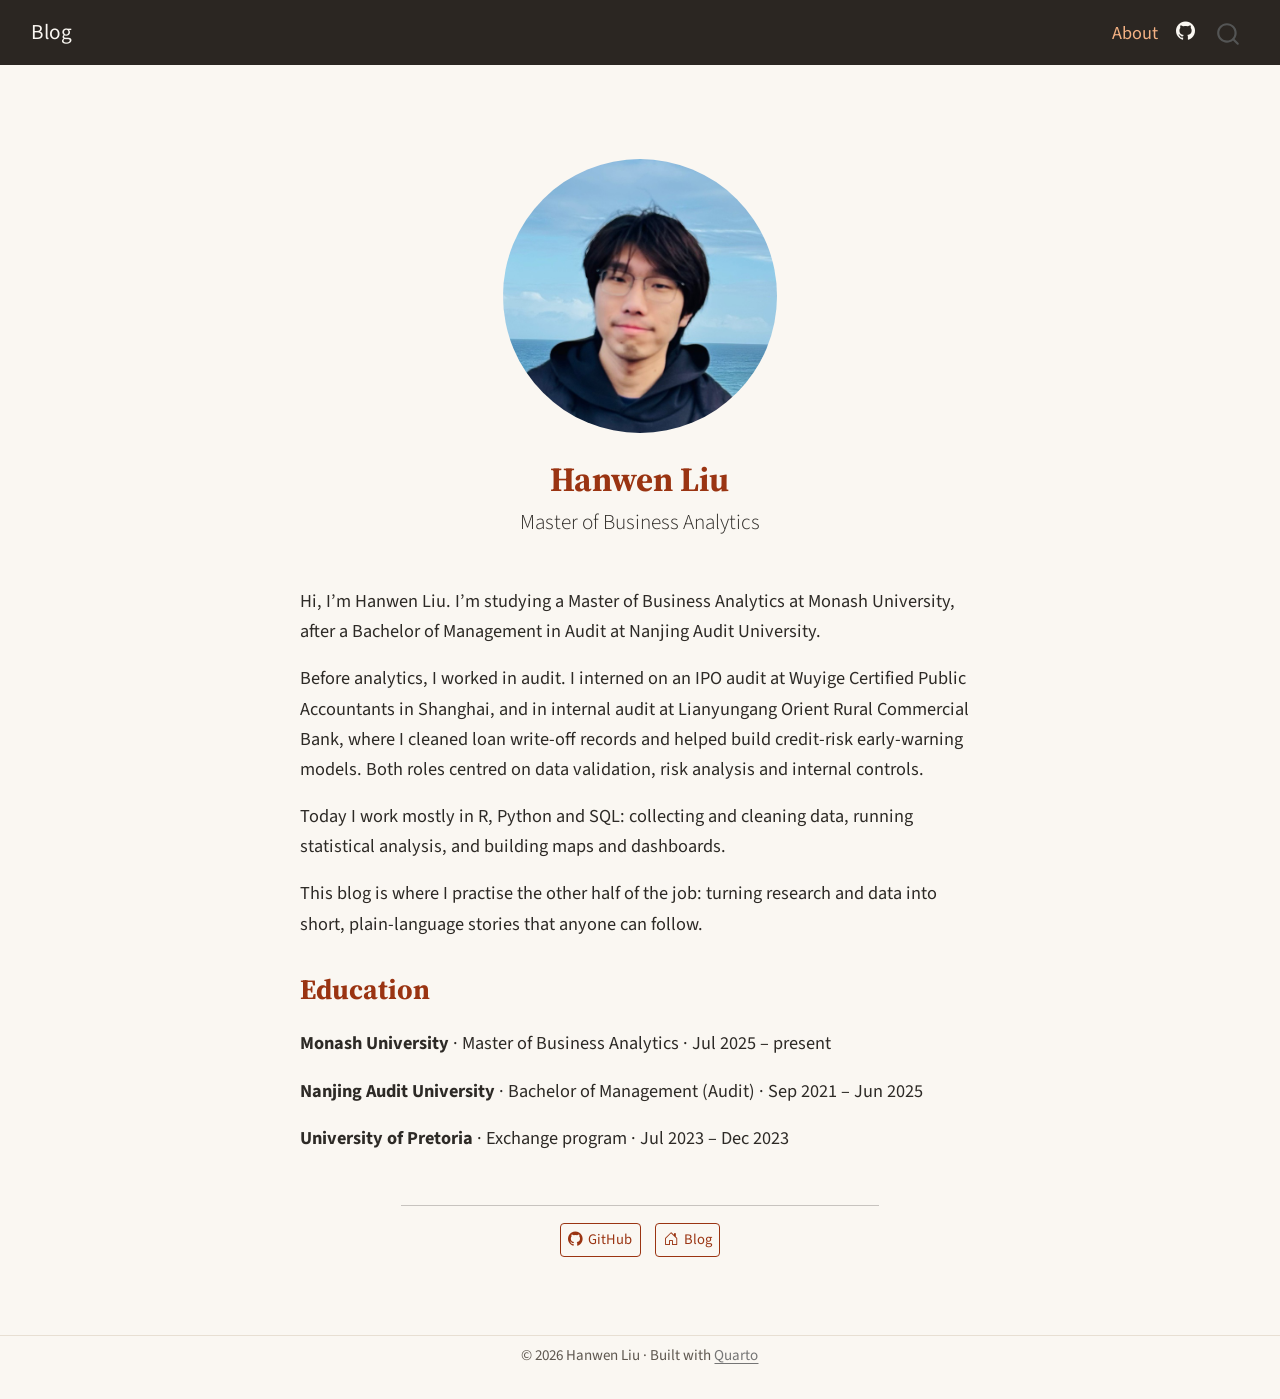
<file: docs/about.html>
<!DOCTYPE html>
<html xmlns="http://www.w3.org/1999/xhtml" lang="en" xml:lang="en"><head>

<meta charset="utf-8">
<meta name="generator" content="quarto-1.9.31">

<meta name="viewport" content="width=device-width, initial-scale=1.0, user-scalable=yes">


<title>Hanwen Liu – Blog</title>
<style>
/* Default styles provided by pandoc.
** See https://pandoc.org/MANUAL.html#variables-for-html for config info.
*/
code{white-space: pre-wrap;}
span.smallcaps{font-variant: small-caps;}
div.columns{display: flex; gap: min(4vw, 1.5em);}
div.column{flex: auto; overflow-x: auto;}
div.hanging-indent{margin-left: 1.5em; text-indent: -1.5em;}
ul.task-list{list-style: none;}
ul.task-list li input[type="checkbox"] {
  width: 0.8em;
  margin: 0 0.8em 0.2em -1em; /* quarto-specific, see https://github.com/quarto-dev/quarto-cli/issues/4556 */ 
  vertical-align: middle;
}
</style>


<script src="site_libs/quarto-nav/quarto-nav.js"></script>
<script src="site_libs/quarto-nav/headroom.min.js"></script>
<script src="site_libs/clipboard/clipboard.min.js"></script>
<script src="site_libs/quarto-search/autocomplete.umd.js"></script>
<script src="site_libs/quarto-search/fuse.min.js"></script>
<script src="site_libs/quarto-search/quarto-search.js"></script>
<meta name="quarto:offset" content="./">
<script src="site_libs/quarto-html/quarto.js" type="module"></script>
<script src="site_libs/quarto-html/tabsets/tabsets.js" type="module"></script>
<script src="site_libs/quarto-html/popper.min.js"></script>
<script src="site_libs/quarto-html/tippy.umd.min.js"></script>
<link href="site_libs/quarto-html/tippy.css" rel="stylesheet">
<link href="site_libs/quarto-html/quarto-syntax-highlighting-7c69b197886ae2a34062761d21e44731.css" rel="stylesheet" id="quarto-text-highlighting-styles">
<script src="site_libs/bootstrap/bootstrap.min.js"></script>
<link href="site_libs/bootstrap/bootstrap-icons.css" rel="stylesheet">
<link href="site_libs/bootstrap/bootstrap-158031087360bce0ff56dc785ce39e06.min.css" rel="stylesheet" append-hash="true" id="quarto-bootstrap" data-mode="light">
<script id="quarto-search-options" type="application/json">{
  "location": "navbar",
  "copy-button": false,
  "collapse-after": 3,
  "panel-placement": "end",
  "type": "overlay",
  "limit": 50,
  "keyboard-shortcut": [
    "f",
    "/",
    "s"
  ],
  "show-item-context": false,
  "language": {
    "search-no-results-text": "No results",
    "search-matching-documents-text": "matching documents",
    "search-copy-link-title": "Copy link to search",
    "search-hide-matches-text": "Hide additional matches",
    "search-more-match-text": "more match in this document",
    "search-more-matches-text": "more matches in this document",
    "search-clear-button-title": "Clear",
    "search-text-placeholder": "",
    "search-detached-cancel-button-title": "Cancel",
    "search-submit-button-title": "Submit",
    "search-label": "Search"
  }
}</script>


<link rel="stylesheet" href="styles.css">
</head>

<body class="nav-fixed fullcontent quarto-light">

<div id="quarto-search-results"></div>
  <header id="quarto-header" class="headroom fixed-top">
    <nav class="navbar navbar-expand-lg " data-bs-theme="dark">
      <div class="navbar-container container-fluid">
      <div class="navbar-brand-container mx-auto">
    <a class="navbar-brand" href="./index.html">
    <span class="navbar-title">Blog</span>
    </a>
  </div>
            <div id="quarto-search" class="" title="Search"></div>
          <button class="navbar-toggler" type="button" data-bs-toggle="collapse" data-bs-target="#navbarCollapse" aria-controls="navbarCollapse" role="menu" aria-expanded="false" aria-label="Toggle navigation" onclick="if (window.quartoToggleHeadroom) { window.quartoToggleHeadroom(); }">
  <span class="navbar-toggler-icon"></span>
</button>
          <div class="collapse navbar-collapse" id="navbarCollapse">
            <ul class="navbar-nav navbar-nav-scroll ms-auto">
  <li class="nav-item">
    <a class="nav-link active" href="./about.html" aria-current="page"> 
<span class="menu-text">About</span></a>
  </li>  
  <li class="nav-item compact">
    <a class="nav-link" href="https://github.com/Hanwen-L"> <i class="bi bi-github" role="img">
</i> 
<span class="menu-text"></span></a>
  </li>  
</ul>
          </div> <!-- /navcollapse -->
            <div class="quarto-navbar-tools">
</div>
      </div> <!-- /container-fluid -->
    </nav>
</header>
<!-- content -->
<div id="quarto-content" class="quarto-container page-columns page-rows-contents page-layout-article page-navbar">
<!-- sidebar -->
<!-- margin-sidebar -->
    
<!-- main -->
<div class="quarto-about-jolla">
  <img src="profile.jpg" alt="Photo of Hanwen Liu standing on a clifftop above the ocean" class="about-image
  round " style="height: 15em; width: 15em;">
 <header id="title-block-header" class="quarto-title-block default">
<div class="quarto-title">
<h1 class="title">Hanwen Liu</h1>
<p class="subtitle lead">Master of Business Analytics</p>
</div>
<div class="quarto-title-meta">
  </div>
</header><main class="content" id="quarto-document-content">
<p>Hi, I’m Hanwen Liu. I’m studying a Master of Business Analytics at Monash University, after a Bachelor of Management in Audit at Nanjing Audit University.</p>
<p>Before analytics, I worked in audit. I interned on an IPO audit at Wuyige Certified Public Accountants in Shanghai, and in internal audit at Lianyungang Orient Rural Commercial Bank, where I cleaned loan write-off records and helped build credit-risk early-warning models. Both roles centred on data validation, risk analysis and internal controls.</p>
<p>Today I work mostly in R, Python and SQL: collecting and cleaning data, running statistical analysis, and building maps and dashboards.</p>
<p>This blog is where I practise the other half of the job: turning research and data into short, plain-language stories that anyone can follow.</p>
<section id="education" class="level2">
<h2 data-anchor-id="education">Education</h2>
<p><strong>Monash University</strong> · Master of Business Analytics · Jul 2025 – present</p>
<p><strong>Nanjing Audit University</strong> · Bachelor of Management (Audit) · Sep 2021 – Jun 2025</p>
<p><strong>University of Pretoria</strong> · Exchange program · Jul 2023 – Dec 2023</p>


</section>
</main> 
  <hr class="about-sep">
   <div class="about-links">
  <a href="https://github.com/Hanwen-L" class="about-link" rel="" target="">
    <i class="bi bi-github"></i>
     <span class="about-link-text">GitHub</span>
  </a>
  <a href="https://etc5523-2026.github.io/etc5523-assignment-3-hanwen-l/" class="about-link" rel="" target="">
    <i class="bi bi-house-door"></i>
     <span class="about-link-text">Blog</span>
  </a>
</div>
</div>
 <!-- /main -->
<script id="quarto-html-after-body" type="application/javascript">
  window.document.addEventListener("DOMContentLoaded", function (event) {
    const isCodeAnnotation = (el) => {
      for (const clz of el.classList) {
        if (clz.startsWith('code-annotation-')) {                     
          return true;
        }
      }
      return false;
    }
    const onCopySuccess = function(e) {
      // button target
      const button = e.trigger;
      // don't keep focus
      button.blur();
      // flash "checked"
      button.classList.add('code-copy-button-checked');
      var currentTitle = button.getAttribute("title");
      button.setAttribute("title", "Copied!");
      let tooltip;
      if (window.bootstrap) {
        button.setAttribute("data-bs-toggle", "tooltip");
        button.setAttribute("data-bs-placement", "left");
        button.setAttribute("data-bs-title", "Copied!");
        tooltip = new bootstrap.Tooltip(button, 
          { trigger: "manual", 
            customClass: "code-copy-button-tooltip",
            offset: [0, -8]});
        tooltip.show();    
      }
      setTimeout(function() {
        if (tooltip) {
          tooltip.hide();
          button.removeAttribute("data-bs-title");
          button.removeAttribute("data-bs-toggle");
          button.removeAttribute("data-bs-placement");
        }
        button.setAttribute("title", currentTitle);
        button.classList.remove('code-copy-button-checked');
      }, 1000);
      // clear code selection
      e.clearSelection();
    }
    const getTextToCopy = function(trigger) {
      const outerScaffold = trigger.parentElement.cloneNode(true);
      const codeEl = outerScaffold.querySelector('code');
      for (const childEl of codeEl.children) {
        if (isCodeAnnotation(childEl)) {
          childEl.remove();
        }
      }
      return codeEl.innerText;
    }
    const clipboard = new window.ClipboardJS('.code-copy-button:not([data-in-quarto-modal])', {
      text: getTextToCopy
    });
    clipboard.on('success', onCopySuccess);
    if (window.document.getElementById('quarto-embedded-source-code-modal')) {
      const clipboardModal = new window.ClipboardJS('.code-copy-button[data-in-quarto-modal]', {
        text: getTextToCopy,
        container: window.document.getElementById('quarto-embedded-source-code-modal')
      });
      clipboardModal.on('success', onCopySuccess);
    }
      var localhostRegex = new RegExp(/^(?:http|https):\/\/localhost\:?[0-9]*\//);
      var mailtoRegex = new RegExp(/^mailto:/);
        var filterRegex = new RegExp("https:\/\/etc5523-2026\.github\.io\/etc5523-assignment-3-hanwen-l\/");
      var isInternal = (href) => {
          return filterRegex.test(href) || localhostRegex.test(href) || mailtoRegex.test(href);
      }
      // Inspect non-navigation links and adorn them if external
     var links = window.document.querySelectorAll('a[href]:not(.nav-link):not(.navbar-brand):not(.toc-action):not(.sidebar-link):not(.sidebar-item-toggle):not(.pagination-link):not(.no-external):not([aria-hidden]):not(.dropdown-item):not(.quarto-navigation-tool):not(.about-link)');
      for (var i=0; i<links.length; i++) {
        const link = links[i];
        if (!isInternal(link.href)) {
          // undo the damage that might have been done by quarto-nav.js in the case of
          // links that we want to consider external
          if (link.dataset.originalHref !== undefined) {
            link.href = link.dataset.originalHref;
          }
        }
      }
    function tippyHover(el, contentFn, onTriggerFn, onUntriggerFn) {
      const config = {
        allowHTML: true,
        maxWidth: 500,
        delay: 100,
        arrow: false,
        appendTo: function(el) {
            return el.parentElement;
        },
        interactive: true,
        interactiveBorder: 10,
        theme: 'quarto',
        placement: 'bottom-start',
      };
      if (contentFn) {
        config.content = contentFn;
      }
      if (onTriggerFn) {
        config.onTrigger = onTriggerFn;
      }
      if (onUntriggerFn) {
        config.onUntrigger = onUntriggerFn;
      }
      window.tippy(el, config); 
    }
    const noterefs = window.document.querySelectorAll('a[role="doc-noteref"]');
    for (var i=0; i<noterefs.length; i++) {
      const ref = noterefs[i];
      tippyHover(ref, function() {
        // use id or data attribute instead here
        let href = ref.getAttribute('data-footnote-href') || ref.getAttribute('href');
        try { href = new URL(href).hash; } catch {}
        const id = href.replace(/^#\/?/, "");
        const note = window.document.getElementById(id);
        if (note) {
          return note.innerHTML;
        } else {
          return "";
        }
      });
    }
    const xrefs = window.document.querySelectorAll('a.quarto-xref');
    const processXRef = (id, note) => {
      // Strip column container classes
      const stripColumnClz = (el) => {
        el.classList.remove("page-full", "page-columns");
        if (el.children) {
          for (const child of el.children) {
            stripColumnClz(child);
          }
        }
      }
      stripColumnClz(note)
      if (id === null || id.startsWith('sec-')) {
        // Special case sections, only their first couple elements
        const container = document.createElement("div");
        if (note.children && note.children.length > 2) {
          container.appendChild(note.children[0].cloneNode(true));
          for (let i = 1; i < note.children.length; i++) {
            const child = note.children[i];
            if (child.tagName === "P" && child.innerText === "") {
              continue;
            } else {
              container.appendChild(child.cloneNode(true));
              break;
            }
          }
          if (window.Quarto?.typesetMath) {
            window.Quarto.typesetMath(container);
          }
          return container.innerHTML
        } else {
          if (window.Quarto?.typesetMath) {
            window.Quarto.typesetMath(note);
          }
          return note.innerHTML;
        }
      } else {
        // Remove any anchor links if they are present
        const anchorLink = note.querySelector('a.anchorjs-link');
        if (anchorLink) {
          anchorLink.remove();
        }
        if (window.Quarto?.typesetMath) {
          window.Quarto.typesetMath(note);
        }
        if (note.classList.contains("callout")) {
          return note.outerHTML;
        } else {
          return note.innerHTML;
        }
      }
    }
    for (var i=0; i<xrefs.length; i++) {
      const xref = xrefs[i];
      tippyHover(xref, undefined, function(instance) {
        instance.disable();
        let url = xref.getAttribute('href');
        let hash = undefined; 
        if (url.startsWith('#')) {
          hash = url;
        } else {
          try { hash = new URL(url).hash; } catch {}
        }
        if (hash) {
          const id = hash.replace(/^#\/?/, "");
          const note = window.document.getElementById(id);
          if (note !== null) {
            try {
              const html = processXRef(id, note.cloneNode(true));
              instance.setContent(html);
            } finally {
              instance.enable();
              instance.show();
            }
          } else {
            // See if we can fetch this
            fetch(url.split('#')[0])
            .then(res => res.text())
            .then(html => {
              const parser = new DOMParser();
              const htmlDoc = parser.parseFromString(html, "text/html");
              const note = htmlDoc.getElementById(id);
              if (note !== null) {
                const html = processXRef(id, note);
                instance.setContent(html);
              } 
            }).finally(() => {
              instance.enable();
              instance.show();
            });
          }
        } else {
          // See if we can fetch a full url (with no hash to target)
          // This is a special case and we should probably do some content thinning / targeting
          fetch(url)
          .then(res => res.text())
          .then(html => {
            const parser = new DOMParser();
            const htmlDoc = parser.parseFromString(html, "text/html");
            const note = htmlDoc.querySelector('main.content');
            if (note !== null) {
              // This should only happen for chapter cross references
              // (since there is no id in the URL)
              // remove the first header
              if (note.children.length > 0 && note.children[0].tagName === "HEADER") {
                note.children[0].remove();
              }
              const html = processXRef(null, note);
              instance.setContent(html);
            } 
          }).finally(() => {
            instance.enable();
            instance.show();
          });
        }
      }, function(instance) {
      });
    }
        let selectedAnnoteEl;
        const selectorForAnnotation = ( cell, annotation) => {
          let cellAttr = 'data-code-cell="' + cell + '"';
          let lineAttr = 'data-code-annotation="' +  annotation + '"';
          const selector = 'span[' + cellAttr + '][' + lineAttr + ']';
          return selector;
        }
        const selectCodeLines = (annoteEl) => {
          const doc = window.document;
          const targetCell = annoteEl.getAttribute("data-target-cell");
          const targetAnnotation = annoteEl.getAttribute("data-target-annotation");
          const annoteSpan = window.document.querySelector(selectorForAnnotation(targetCell, targetAnnotation));
          const lines = annoteSpan.getAttribute("data-code-lines").split(",");
          const lineIds = lines.map((line) => {
            return targetCell + "-" + line;
          })
          let top = null;
          let height = null;
          let parent = null;
          if (lineIds.length > 0) {
              //compute the position of the single el (top and bottom and make a div)
              const el = window.document.getElementById(lineIds[0]);
              top = el.offsetTop;
              height = el.offsetHeight;
              parent = el.parentElement.parentElement;
            if (lineIds.length > 1) {
              const lastEl = window.document.getElementById(lineIds[lineIds.length - 1]);
              const bottom = lastEl.offsetTop + lastEl.offsetHeight;
              height = bottom - top;
            }
            if (top !== null && height !== null && parent !== null) {
              // cook up a div (if necessary) and position it 
              let div = window.document.getElementById("code-annotation-line-highlight");
              if (div === null) {
                div = window.document.createElement("div");
                div.setAttribute("id", "code-annotation-line-highlight");
                div.style.position = 'absolute';
                parent.appendChild(div);
              }
              div.style.top = top - 2 + "px";
              div.style.height = height + 4 + "px";
              div.style.left = 0;
              let gutterDiv = window.document.getElementById("code-annotation-line-highlight-gutter");
              if (gutterDiv === null) {
                gutterDiv = window.document.createElement("div");
                gutterDiv.setAttribute("id", "code-annotation-line-highlight-gutter");
                gutterDiv.style.position = 'absolute';
                const codeCell = window.document.getElementById(targetCell);
                const gutter = codeCell.querySelector('.code-annotation-gutter');
                gutter.appendChild(gutterDiv);
              }
              gutterDiv.style.top = top - 2 + "px";
              gutterDiv.style.height = height + 4 + "px";
            }
            selectedAnnoteEl = annoteEl;
          }
        };
        const unselectCodeLines = () => {
          const elementsIds = ["code-annotation-line-highlight", "code-annotation-line-highlight-gutter"];
          elementsIds.forEach((elId) => {
            const div = window.document.getElementById(elId);
            if (div) {
              div.remove();
            }
          });
          selectedAnnoteEl = undefined;
        };
          // Handle positioning of the toggle
      window.addEventListener(
        "resize",
        throttle(() => {
          elRect = undefined;
          if (selectedAnnoteEl) {
            selectCodeLines(selectedAnnoteEl);
          }
        }, 10)
      );
      function throttle(fn, ms) {
      let throttle = false;
      let timer;
        return (...args) => {
          if(!throttle) { // first call gets through
              fn.apply(this, args);
              throttle = true;
          } else { // all the others get throttled
              if(timer) clearTimeout(timer); // cancel #2
              timer = setTimeout(() => {
                fn.apply(this, args);
                timer = throttle = false;
              }, ms);
          }
        };
      }
        // Attach click handler to the DT
        const annoteDls = window.document.querySelectorAll('dt[data-target-cell]');
        for (const annoteDlNode of annoteDls) {
          annoteDlNode.addEventListener('click', (event) => {
            const clickedEl = event.target;
            if (clickedEl !== selectedAnnoteEl) {
              unselectCodeLines();
              const activeEl = window.document.querySelector('dt[data-target-cell].code-annotation-active');
              if (activeEl) {
                activeEl.classList.remove('code-annotation-active');
              }
              selectCodeLines(clickedEl);
              clickedEl.classList.add('code-annotation-active');
            } else {
              // Unselect the line
              unselectCodeLines();
              clickedEl.classList.remove('code-annotation-active');
            }
          });
        }
    const findCites = (el) => {
      const parentEl = el.parentElement;
      if (parentEl) {
        const cites = parentEl.dataset.cites;
        if (cites) {
          return {
            el,
            cites: cites.split(' ')
          };
        } else {
          return findCites(el.parentElement)
        }
      } else {
        return undefined;
      }
    };
    var bibliorefs = window.document.querySelectorAll('a[role="doc-biblioref"]');
    for (var i=0; i<bibliorefs.length; i++) {
      const ref = bibliorefs[i];
      const citeInfo = findCites(ref);
      if (citeInfo) {
        tippyHover(citeInfo.el, function() {
          var popup = window.document.createElement('div');
          citeInfo.cites.forEach(function(cite) {
            var citeDiv = window.document.createElement('div');
            citeDiv.classList.add('hanging-indent');
            citeDiv.classList.add('csl-entry');
            var biblioDiv = window.document.getElementById('ref-' + cite);
            if (biblioDiv) {
              citeDiv.innerHTML = biblioDiv.innerHTML;
            }
            popup.appendChild(citeDiv);
          });
          return popup.innerHTML;
        });
      }
    }
  });
  </script>
</div> <!-- /content -->
<footer class="footer">
  <div class="nav-footer">
    <div class="nav-footer-left">
      &nbsp;
    </div>   
    <div class="nav-footer-center">
<p>© 2026 Hanwen Liu · Built with <a href="https://quarto.org">Quarto</a></p>
</div>
    <div class="nav-footer-right">
      &nbsp;
    </div>
  </div>
</footer>




</body></html>
</file>
<file: docs/site_libs/quarto-html/tippy.css>
.tippy-box[data-animation=fade][data-state=hidden]{opacity:0}[data-tippy-root]{max-width:calc(100vw - 10px)}.tippy-box{position:relative;background-color:#333;color:#fff;border-radius:4px;font-size:14px;line-height:1.4;white-space:normal;outline:0;transition-property:transform,visibility,opacity}.tippy-box[data-placement^=top]>.tippy-arrow{bottom:0}.tippy-box[data-placement^=top]>.tippy-arrow:before{bottom:-7px;left:0;border-width:8px 8px 0;border-top-color:initial;transform-origin:center top}.tippy-box[data-placement^=bottom]>.tippy-arrow{top:0}.tippy-box[data-placement^=bottom]>.tippy-arrow:before{top:-7px;left:0;border-width:0 8px 8px;border-bottom-color:initial;transform-origin:center bottom}.tippy-box[data-placement^=left]>.tippy-arrow{right:0}.tippy-box[data-placement^=left]>.tippy-arrow:before{border-width:8px 0 8px 8px;border-left-color:initial;right:-7px;transform-origin:center left}.tippy-box[data-placement^=right]>.tippy-arrow{left:0}.tippy-box[data-placement^=right]>.tippy-arrow:before{left:-7px;border-width:8px 8px 8px 0;border-right-color:initial;transform-origin:center right}.tippy-box[data-inertia][data-state=visible]{transition-timing-function:cubic-bezier(.54,1.5,.38,1.11)}.tippy-arrow{width:16px;height:16px;color:#333}.tippy-arrow:before{content:"";position:absolute;border-color:transparent;border-style:solid}.tippy-content{position:relative;padding:5px 9px;z-index:1}
</file>
<file: docs/site_libs/quarto-html/quarto-syntax-highlighting-7c69b197886ae2a34062761d21e44731.css>
/* quarto syntax highlight colors */
:root {
  --quarto-hl-ot-color: #003B4F;
  --quarto-hl-at-color: #657422;
  --quarto-hl-ss-color: #20794D;
  --quarto-hl-an-color: #5E5E5E;
  --quarto-hl-fu-color: #4758AB;
  --quarto-hl-st-color: #20794D;
  --quarto-hl-cf-color: #003B4F;
  --quarto-hl-op-color: #5E5E5E;
  --quarto-hl-er-color: #AD0000;
  --quarto-hl-bn-color: #AD0000;
  --quarto-hl-al-color: #AD0000;
  --quarto-hl-va-color: #111111;
  --quarto-hl-bu-color: inherit;
  --quarto-hl-ex-color: inherit;
  --quarto-hl-pp-color: #AD0000;
  --quarto-hl-in-color: #5E5E5E;
  --quarto-hl-vs-color: #20794D;
  --quarto-hl-wa-color: #5E5E5E;
  --quarto-hl-do-color: #5E5E5E;
  --quarto-hl-im-color: #00769E;
  --quarto-hl-ch-color: #20794D;
  --quarto-hl-dt-color: #AD0000;
  --quarto-hl-fl-color: #AD0000;
  --quarto-hl-co-color: #5E5E5E;
  --quarto-hl-cv-color: #5E5E5E;
  --quarto-hl-cn-color: #8f5902;
  --quarto-hl-sc-color: #5E5E5E;
  --quarto-hl-dv-color: #AD0000;
  --quarto-hl-kw-color: #003B4F;
}

/* other quarto variables */
:root {
  --quarto-font-monospace: SFMono-Regular, Menlo, Monaco, Consolas, "Liberation Mono", "Courier New", monospace;
}

/* syntax highlight based on Pandoc's rules */
pre > code.sourceCode > span {
  color: #003B4F;
}

code.sourceCode > span {
  color: #003B4F;
}

div.sourceCode,
div.sourceCode pre.sourceCode {
  color: #003B4F;
}

/* Normal */
code span {
  color: #003B4F;
}

/* Alert */
code span.al {
  color: #AD0000;
  font-style: inherit;
}

/* Annotation */
code span.an {
  color: #5E5E5E;
  font-style: inherit;
}

/* Attribute */
code span.at {
  color: #657422;
  font-style: inherit;
}

/* BaseN */
code span.bn {
  color: #AD0000;
  font-style: inherit;
}

/* BuiltIn */
code span.bu {
  font-style: inherit;
}

/* ControlFlow */
code span.cf {
  color: #003B4F;
  font-weight: bold;
  font-style: inherit;
}

/* Char */
code span.ch {
  color: #20794D;
  font-style: inherit;
}

/* Constant */
code span.cn {
  color: #8f5902;
  font-style: inherit;
}

/* Comment */
code span.co {
  color: #5E5E5E;
  font-style: inherit;
}

/* CommentVar */
code span.cv {
  color: #5E5E5E;
  font-style: italic;
}

/* Documentation */
code span.do {
  color: #5E5E5E;
  font-style: italic;
}

/* DataType */
code span.dt {
  color: #AD0000;
  font-style: inherit;
}

/* DecVal */
code span.dv {
  color: #AD0000;
  font-style: inherit;
}

/* Error */
code span.er {
  color: #AD0000;
  font-style: inherit;
}

/* Extension */
code span.ex {
  font-style: inherit;
}

/* Float */
code span.fl {
  color: #AD0000;
  font-style: inherit;
}

/* Function */
code span.fu {
  color: #4758AB;
  font-style: inherit;
}

/* Import */
code span.im {
  color: #00769E;
  font-style: inherit;
}

/* Information */
code span.in {
  color: #5E5E5E;
  font-style: inherit;
}

/* Keyword */
code span.kw {
  color: #003B4F;
  font-weight: bold;
  font-style: inherit;
}

/* Operator */
code span.op {
  color: #5E5E5E;
  font-style: inherit;
}

/* Other */
code span.ot {
  color: #003B4F;
  font-style: inherit;
}

/* Preprocessor */
code span.pp {
  color: #AD0000;
  font-style: inherit;
}

/* SpecialChar */
code span.sc {
  color: #5E5E5E;
  font-style: inherit;
}

/* SpecialString */
code span.ss {
  color: #20794D;
  font-style: inherit;
}

/* String */
code span.st {
  color: #20794D;
  font-style: inherit;
}

/* Variable */
code span.va {
  color: #111111;
  font-style: inherit;
}

/* VerbatimString */
code span.vs {
  color: #20794D;
  font-style: inherit;
}

/* Warning */
code span.wa {
  color: #5E5E5E;
  font-style: italic;
}

.prevent-inlining {
  content: "</";
}

/*# sourceMappingURL=606289f1d48f6b05ba16068311e045b6.css.map */
</file>
<file: docs/styles.css>
/* css styles */

/* Fonts: a serif for headings, a clean sans-serif for body text */
@import url("https://fonts.googleapis.com/css2?family=Source+Sans+3:ital,wght@0,400;0,600;1,400&family=Source+Serif+4:wght@600;700&display=swap");

:root {
  --page-bg: #faf7f2;      /* warm off-white, softer than pure white */
  --text: #2d2a26;         /* near-black body text */
  --muted: #5f5850;        /* dates, descriptions */
  --heading: #9a3412;      /* deep ember for headings */
  --link: #0e6b78;         /* dark teal links, contrasts with the ember headings */
  --link-hover: #9a3412;
  --navbar-bg: #2b2622;    /* dark charcoal navbar */
  --banner-bg: #7c2d12;    /* dark ember title banner */
  --on-dark: #faf7f2;      /* text on navbar and banner */
  --rule: #e7dfd3;         /* borders and dividers */
}

/* Page background and body text */
body {
  background-color: var(--page-bg);
  color: var(--text);
  font-family: "Source Sans 3", "Helvetica Neue", Arial, sans-serif;
  font-size: 1.075rem;
  line-height: 1.65;
}

/* Headings */
h1, h2, h3, h4, h5, h6,
.h1, .h2, .h3, .h4, .h5, .h6 {
  color: var(--heading);
  font-family: "Source Serif 4", Georgia, serif;
  font-weight: 700;
}

h2 {
  border-bottom: 1px solid var(--rule);
  padding-bottom: 0.3rem;
}

/* Links */
a {
  color: var(--link);
}

a:hover,
a:focus {
  color: var(--link-hover);
}

/* Navbar */
.navbar {
  background-color: var(--navbar-bg);
}

.navbar .navbar-title,
.navbar .navbar-brand,
.navbar .nav-link,
.navbar .bi {
  color: var(--on-dark);
}

.navbar .nav-link:hover,
.navbar .nav-link.active {
  color: #f4b183;
}

/* Title banner on the home page and blog posts */
.quarto-title-banner {
  background-color: var(--banner-bg);
  color: var(--on-dark);
}

.quarto-title-banner h1,
.quarto-title-banner .title,
.quarto-title-banner .subtitle,
.quarto-title-banner .quarto-title-meta-heading,
.quarto-title-banner .quarto-title-meta-contents,
.quarto-title-banner a {
  color: var(--on-dark);
}

.quarto-title-banner .quarto-category {
  color: var(--on-dark);
  border-color: rgba(250, 247, 242, 0.6);
}

/* Blog listing on the home page */
.quarto-post .listing-title,
.quarto-post .listing-title a {
  color: var(--heading);
}

.quarto-post .listing-title a:hover {
  color: var(--link);
}

.quarto-listing-default .listing-date,
.quarto-listing-default .listing-description,
.quarto-listing-default .listing-author {
  color: var(--muted);
}

.quarto-post {
  border-bottom: 1px solid var(--rule);
}

div.quarto-post .listing-categories .listing-category {
  color: var(--heading);
  border-color: var(--heading);
}

/* Figure and table captions: left-aligned so long captions are easy to read */
figcaption,
.figure-caption,
.quarto-float-caption,
figure.quarto-float-tbl figcaption.quarto-float-caption-top {
  text-align: left;
  color: var(--muted);
}

/* About page: left-align the bio so long paragraphs stay easy to read */
div.quarto-about-jolla main.content {
  text-align: left;
  max-width: 40rem;
  margin-left: auto;
  margin-right: auto;
}

/* About page buttons */
div.quarto-about-jolla .about-links .about-link {
  color: var(--heading);
  border-color: var(--heading);
}

div.quarto-about-jolla .about-links .about-link:hover {
  color: var(--on-dark);
  background-color: var(--heading);
}

/* Footer */
.nav-footer {
  background-color: var(--page-bg);
  border-top: 1px solid var(--rule);
  color: var(--muted);
}
</file>
